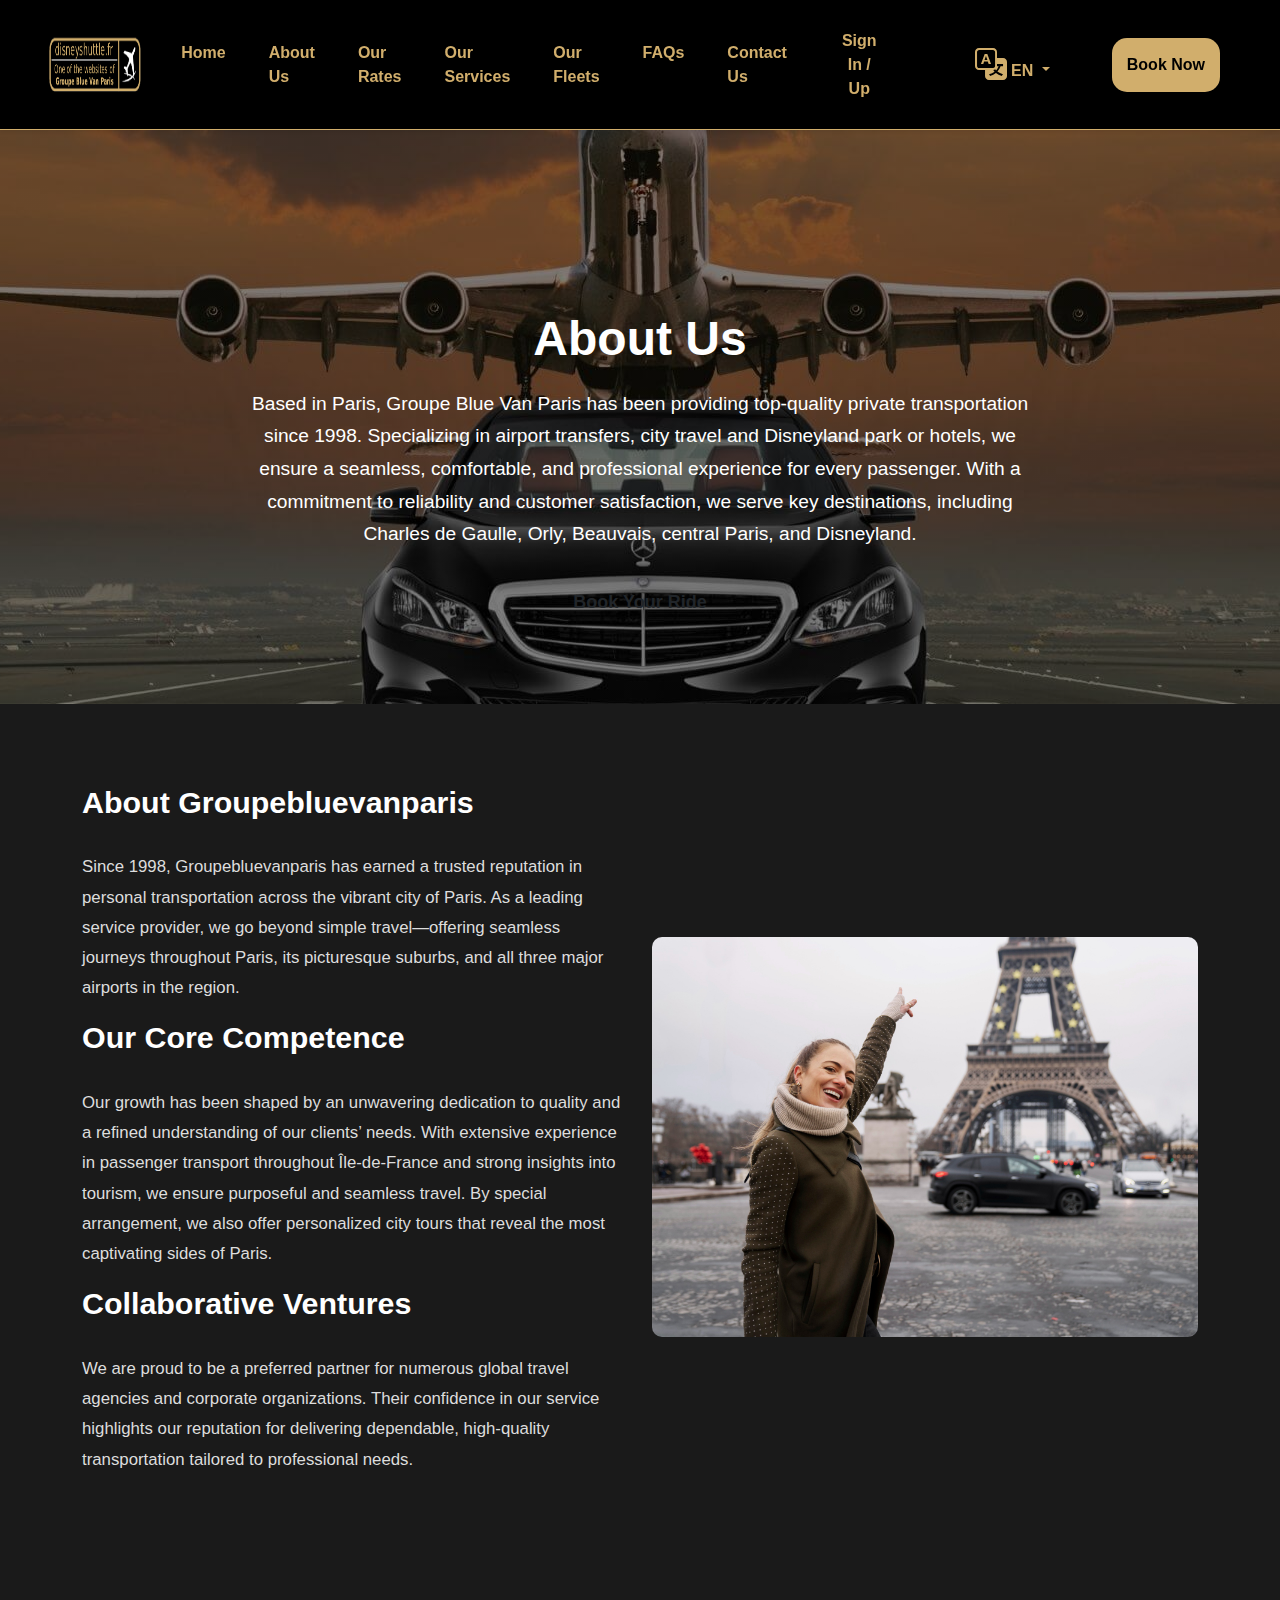
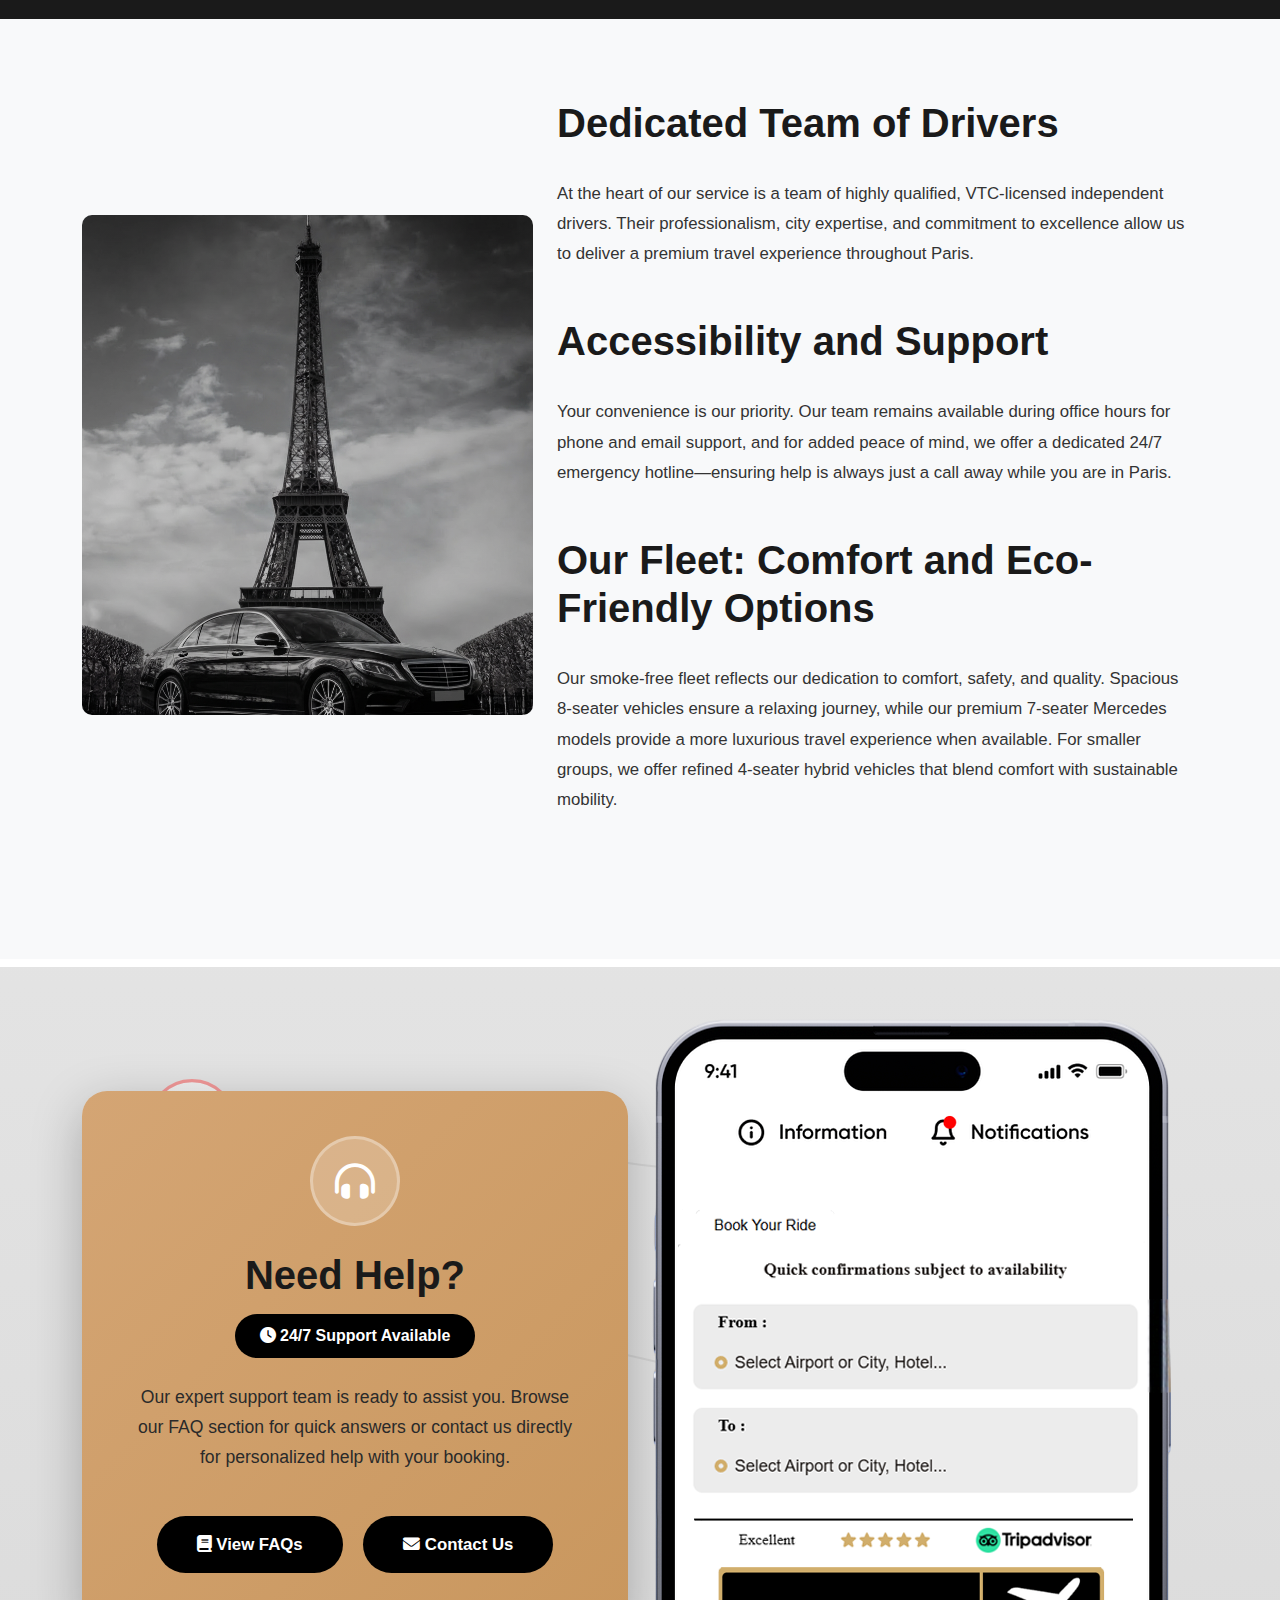
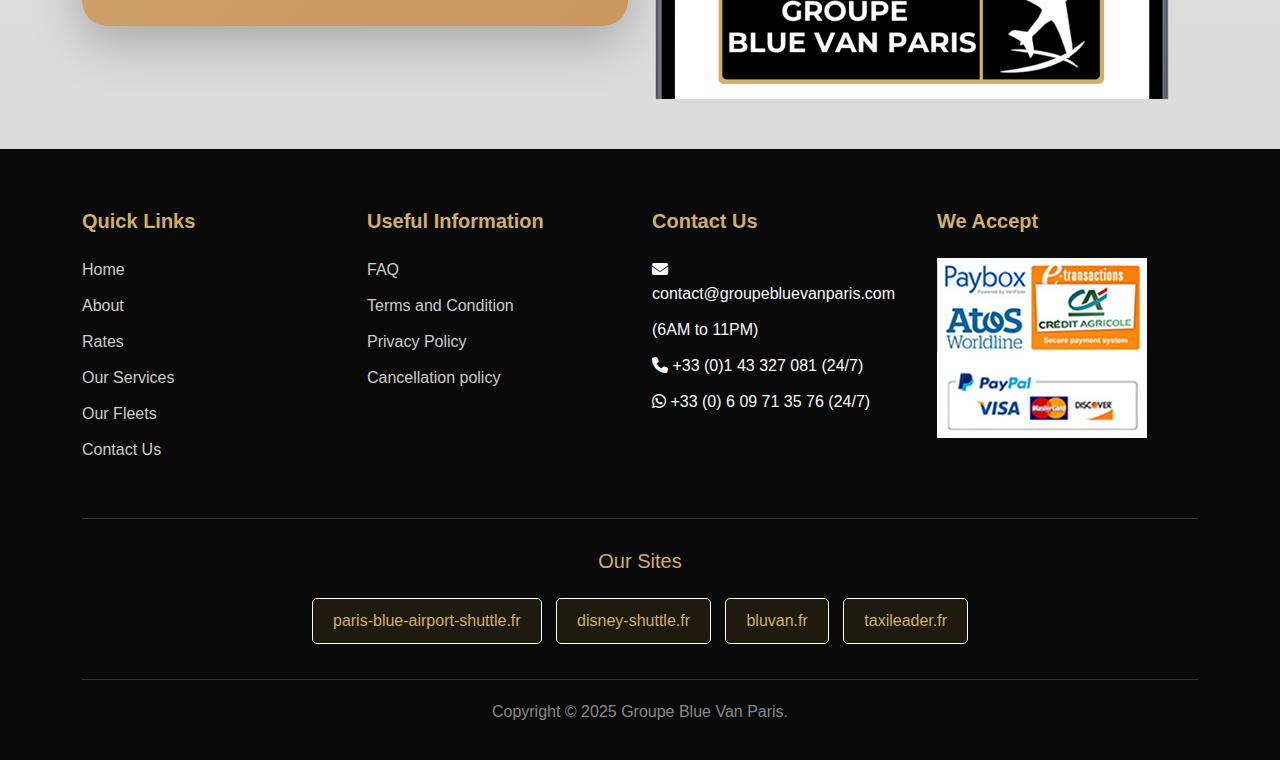
<file: about.html>
<!DOCTYPE html>
<html lang="en">
<head>
    <meta charset="UTF-8">
    <meta name="viewport" content="width=device-width, initial-scale=1.0">
    <title>Groupe Blue Van Paris - Premium Transportation Service</title>
    <link href="https://cdnjs.cloudflare.com/ajax/libs/bootstrap/5.3.0/css/bootstrap.min.css" rel="stylesheet">
    <link href="https://cdnjs.cloudflare.com/ajax/libs/font-awesome/6.4.0/css/all.min.css" rel="stylesheet">
    <link rel="stylesheet" href="style.css">
    <link rel="icon" type="image/png" href="img/logo.png">

    </head>
<body>
    <div id="navbar"></div>

    <!-- Hero Section -->
    <section class="hero-section" style="margin-top: 60px;">
        <div class="container">
            <h1>About Us</h1>
            <p>Based in Paris, Groupe Blue Van Paris has been providing top-quality private transportation since 1998. Specializing in airport transfers, city travel and Disneyland park or hotels, we ensure a seamless, comfortable, and professional experience for every passenger. With a commitment to reliability and customer satisfaction, 
                we serve key destinations, including Charles de Gaulle, Orly, Beauvais, central Paris, and Disneyland.</p>
            <button class="btn btn-outline-gold">Book Your Ride</button>
        </div>
    </section>

    <!-- About Section -->
    <section class="about-section" id="about">
        <div class="container">
            <div class="row align-items-center mb-5">
                <div class="col-lg-6 mb-4 mb-lg-0">
                    <h2>About Groupebluevanparis</h2>
                    <p>Since 1998, Groupebluevanparis has earned a trusted reputation in personal transportation across the vibrant city of Paris. As a leading service provider,
                         we go beyond simple travel—offering seamless journeys throughout Paris, its picturesque suburbs, and all three major airports in the region.</p>

                      <h2>Our Core Competence</h2>
                    <p>Our growth has been shaped by an unwavering dedication to quality and a refined understanding of our clients’ needs. With extensive experience in passenger transport throughout Île-de-France and strong insights into tourism, 
                        we ensure purposeful and seamless travel. By special arrangement, we also offer personalized city tours that reveal the most captivating sides of Paris.</p>   

                        <h2>Collaborative Ventures</h2>
                    <p>We are proud to be a preferred partner for numerous global travel agencies and corporate organizations. 
                        Their confidence in our service highlights our reputation for delivering dependable, high-quality transportation tailored to professional needs.</p>   
                </div>
                <div class="col-lg-6">
                    <div class="about-image"></div>
                </div>
            </div>

            <!-- Detailed About Section -->
           
        </div>
    </section>

    <!-- Additional Info Section -->
    <section style="background: var(--light-gray); padding: 80px 20px;">
        <div class="container">
            <div class="row align-items-center mb-5">
                <div class="col-lg-5 mb-4 mb-lg-0">
  <div class="driver-image" style="height:500px;"></div>
</div>

                <div class="col-lg-7">
                    <h2 style="font-size: 2.5rem; font-weight: 700; margin-bottom: 2rem; color: var(--dark-bg);">Dedicated Team of Drivers</h2>
                    <p style="font-size: 1.05rem; line-height: 1.8; color: #333; margin-bottom: 3rem;">At the heart of our service is a team of highly qualified, VTC-licensed independent drivers. Their professionalism, city expertise, and commitment to excellence allow us to deliver a premium travel experience throughout Paris.</p>
                    
                    <h2 style="font-size: 2.5rem; font-weight: 700; margin-bottom: 2rem; color: var(--dark-bg);">Accessibility and Support</h2>
                    <p style="font-size: 1.05rem; line-height: 1.8; color: #333; margin-bottom: 3rem;">Your convenience is our priority. Our team remains available during office hours for phone and email support, and for added peace of mind, we offer a dedicated 24/7 emergency hotline—ensuring help is always just a call away while you are in Paris.</p>
                    
                    <h2 style="font-size: 2.5rem; font-weight: 700; margin-bottom: 2rem; color: var(--dark-bg);">Our Fleet: Comfort and Eco-Friendly Options</h2>
                    <p style="font-size: 1.05rem; line-height: 1.8; color: #333;">Our smoke-free fleet reflects our dedication to comfort, safety, and quality. Spacious 8-seater vehicles ensure a relaxing journey, while our premium 7-seater Mercedes models provide a more luxurious travel experience when available. For smaller groups, we offer refined 4-seater hybrid vehicles that blend comfort with sustainable mobility.</p>
                </div>
            </div>
        </div>
    </section>

    <script src="https://cdnjs.cloudflare.com/ajax/libs/bootstrap/5.3.0/js/bootstrap.bundle.min.js"></script>
    <script>
        // Smooth scrolling
        document.querySelectorAll('a[href^="#"]').forEach(anchor => {
            anchor.addEventListener('click', function (e) {
                e.preventDefault();
                const target = document.querySelector(this.getAttribute('href'));
                if (target) {
                    target.scrollIntoView({ behavior: 'smooth', block: 'start' });
                }
            });
        });

        // Navbar background on scroll
        window.addEventListener('scroll', function() {
            const navbar = document.querySelector('.navbar');
            if (window.scrollY > 50) {
                navbar.style.background = 'rgba(0, 0, 0, 0.95)';
            } else {
                navbar.style.background = 'rgba(0, 0, 0, 0.9)';
            }
        });
    </script>
    <div id="map"></div>
    <div id="footer"></div>
    <script>
        // load navbar
        fetch("navbar.html")
            .then(res => res.text())
            .then(data => document.getElementById("navbar").innerHTML = data);

        // load footer
        fetch("footer.html")
            .then(res => res.text())
            .then(data => document.getElementById("footer").innerHTML = data);
    </script>
    <!--contact-->
        <div class="cont-icon">
                <div class="blue-van-contact-icons" id="btn-contact">
                    <a href="tel:+33123456789" class="blue-van-contact-icon">
                        <i class="fas fa-phone"></i>
                    </a>
                    <a href="https://wa.me/33123456789" target="_blank" class="blue-van-contact-icon">
                        <i class="fab fa-whatsapp"></i>
                    </a>
                    <a href="mailto:contact@bluevanparis.com" class="blue-van-contact-icon">
                        <i class="fas fa-envelope"></i>
                    </a>
            </div>
            <script>
                document.addEventListener('DOMContentLoaded', function () {
                    const contactIcons = document.getElementById('btn-contact');

                    if (contactIcons) {

                        // Show / hide based on scroll position
                        window.addEventListener('scroll', function () {
                            if (window.pageYOffset > 300) {
                                contactIcons.style.display = 'flex';
                            } else {
                                contactIcons.style.display = 'none';
                            }
                        });

                        // Hide initially if at top
                        if (window.pageYOffset <= 300) {
                            contactIcons.style.display = 'none';
                        }
                    }
                });
            </script>
        </div>
    <a href="#top" class="blue-van-plane-icon" id="backToTop">
        <i class="fa-solid fa-plane-up"></i>
    </a>
        <script>
            // Back to top functionality
            document.addEventListener('DOMContentLoaded', function() {
                const backToTop = document.getElementById('backToTop');
                
                if (backToTop) {
                    // Smooth scroll to top on click
                    backToTop.addEventListener('click', function(e) {
                        e.preventDefault();
                        window.scrollTo({
                            top: 0,
                            behavior: 'smooth'
                        });
                    });
                    
                    // Show/hide button based on scroll position
                    window.addEventListener('scroll', function() {
                        if (window.pageYOffset > 300) {
                            backToTop.style.display = 'flex';
                        } else {
                            backToTop.style.display = 'none';
                        }
                    });
                    
                    // Hide initially if at top
                    if (window.pageYOffset <= 300) {
                        backToTop.style.display = 'none';
                    }
                }
            });
        </script>
</body>
</html>
</file>
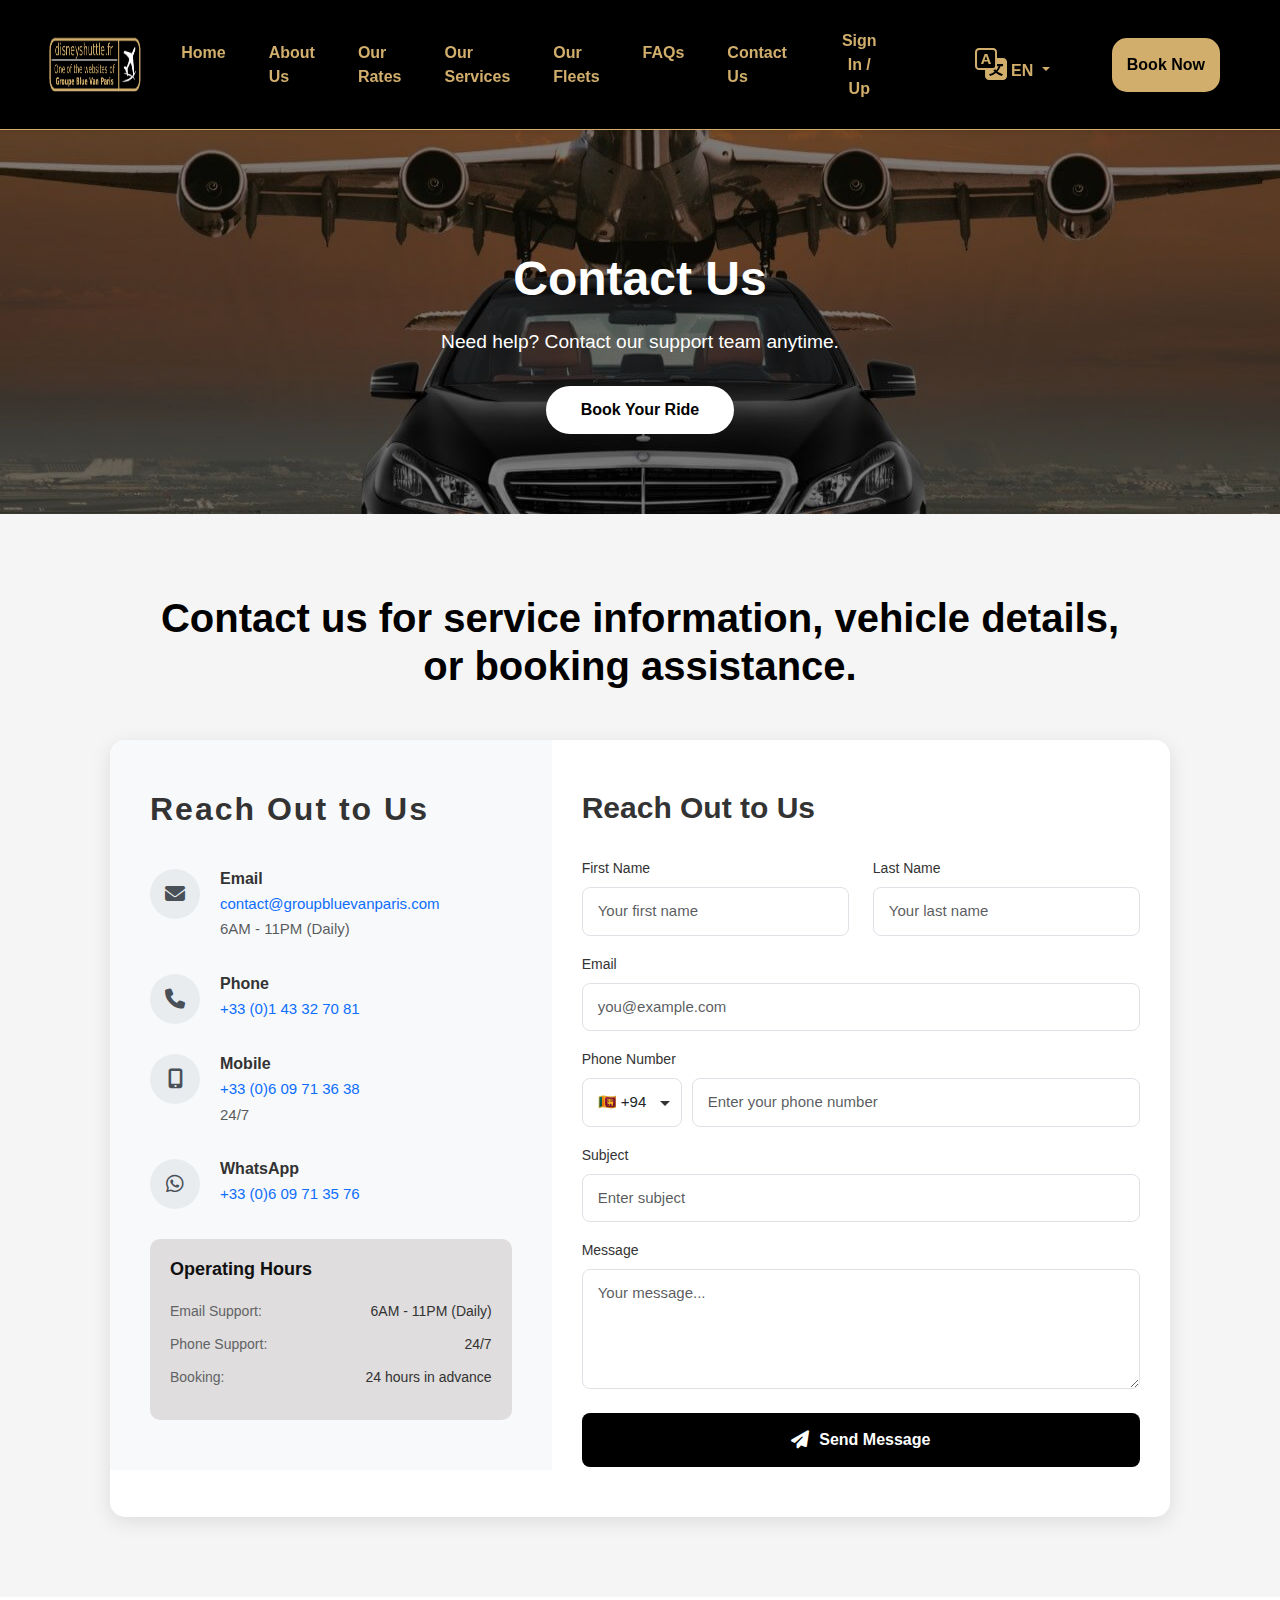
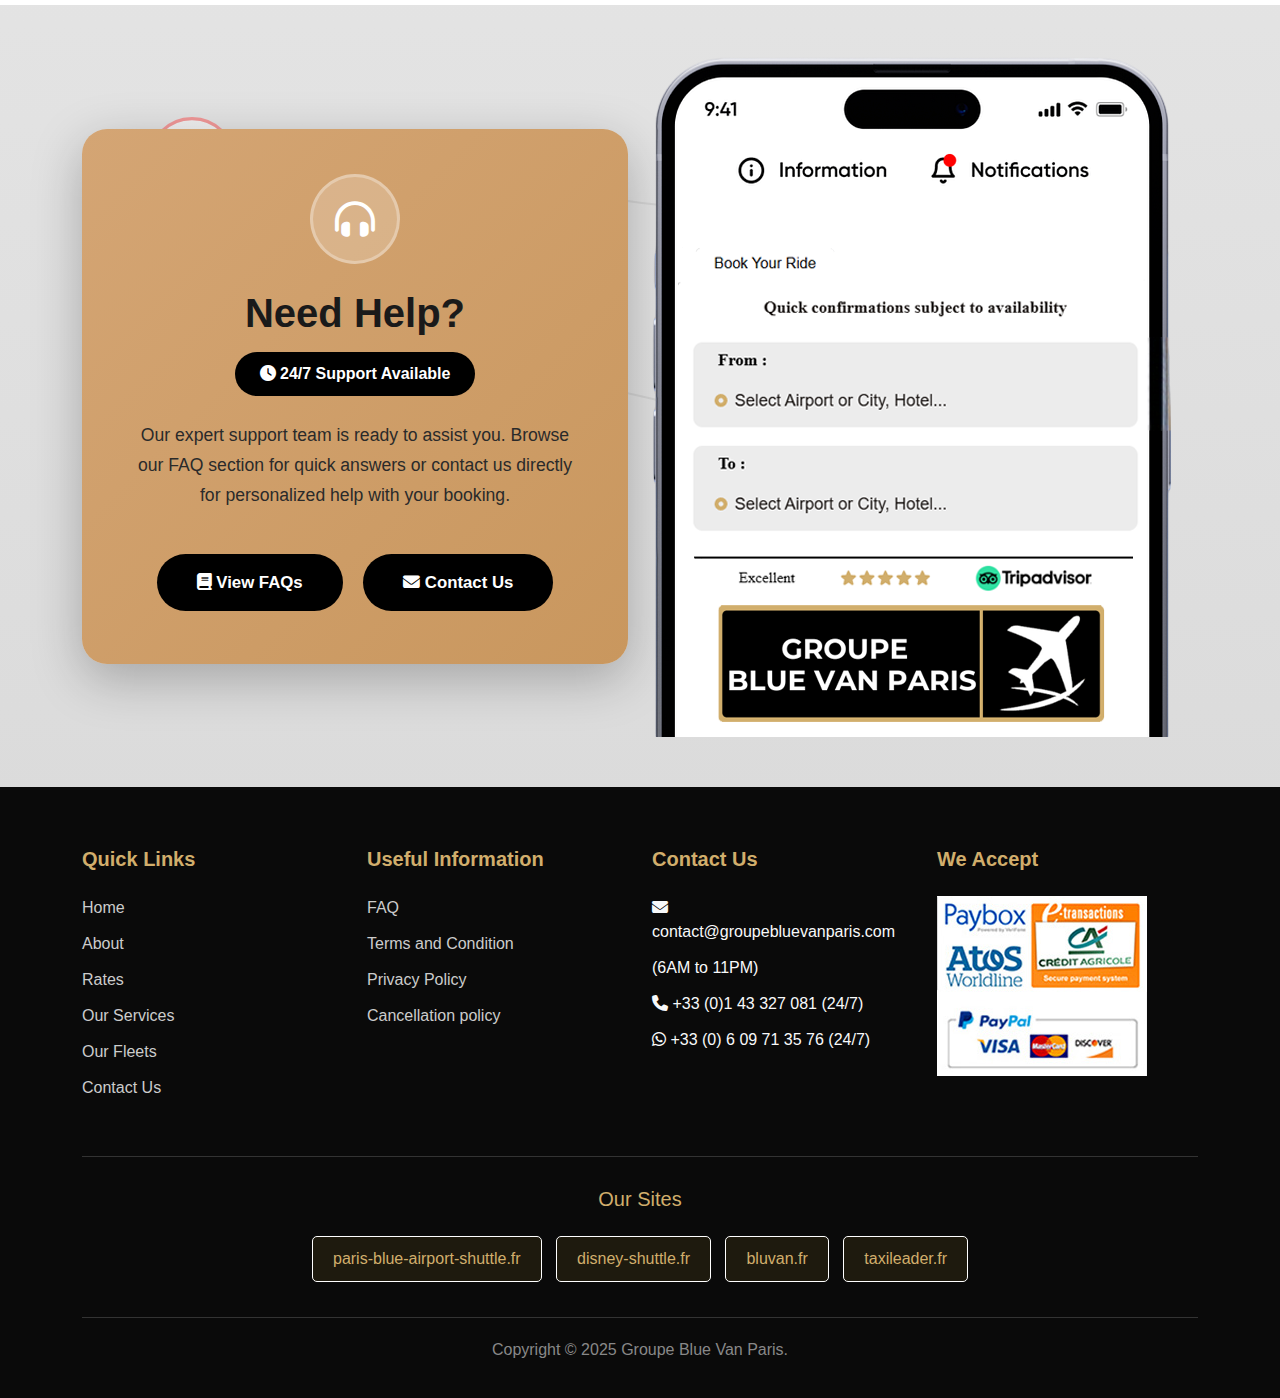
<file: contect.html>
<!DOCTYPE html>
<html lang="en">
<head>
    <meta charset="UTF-8">
    <meta name="viewport" content="width=device-width, initial-scale=1.0">
    <title>Contact us - Groupe Blue Van Paris</title>
    <link href="https://cdn.jsdelivr.net/npm/bootstrap@5.3.0/dist/css/bootstrap.min.css" rel="stylesheet">
    <link rel="stylesheet" href="https://cdnjs.cloudflare.com/ajax/libs/font-awesome/6.4.0/css/all.min.css">
    <link rel="stylesheet" href="Taxi Projects/styles.css">
    <link rel="stylesheet" href="styles.css">
    <link rel="icon" type="image/png" href="img/logo.png">


    </head>
<body>
   <div id="navbar"></div>

    <!-- Hero Section -->
    <section class="hero-section">
        <div class="container">
            <h1>Contact Us</h1>
<p class="subtitle">Need help? Contact our support team anytime.</p>

            <button class="btn-hero">Book Your Ride</button>
        </div>
    </section>

    <!-- contact Section -->
     <section class="faq-section">
<div class="container">
            <h2 class="faq-title">Contact us for service information, vehicle details, <br>or booking assistance.</h2>
            </div>

            <div class="contact-container">
        <div class="contact-card">
            <div class="row g-0">
                <!-- Contact Information -->
                <div class="col-lg-5">
                    <div class="contact-info">
                        <h2>Reach Out to Us</h2>

                        <div class="info-item">
                            <div class="info-icon">
                                <i class="fas fa-envelope"></i>
                            </div>
                            <div class="info-content">
                                <h5>Email</h5>
                                <p><a href="mailto:contact@groupbluevanparis.com">contact@groupbluevanparis.com</a></p>
                                <p class="text-muted small">6AM - 11PM (Daily)</p>
                            </div>
                        </div>

                        <div class="info-item">
                            <div class="info-icon">
                                <i class="fas fa-phone"></i>
                            </div>
                            <div class="info-content">
                                <h5>Phone</h5>
                                <p><a href="tel:+33014332708">+33 (0)1 43 32 70 81</a></p>
                            </div>
                        </div>

                        <div class="info-item">
                            <div class="info-icon">
                                <i class="fas fa-mobile-alt"></i>
                            </div>
                            <div class="info-content">
                                <h5>Mobile</h5>
                                <p><a href="tel:+33060971363">+33 (0)6 09 71 36 38</a></p>
                                <p class="text-muted small">24/7</p>
                            </div>
                        </div>

                        <div class="info-item">
                            <div class="info-icon">
                                <i class="fab fa-whatsapp"></i>
                            </div>
                            <div class="info-content">
                                <h5>WhatsApp</h5>
                                <p><a href="https://wa.me/33060971357" target="_blank">+33 (0)6 09 71 35 76</a></p>
                            </div>
                        </div>

                        <div class="operating-hours">
                            <h5>Operating Hours</h5>
                            <div class="hours-item">
                                <span class="hours-label">Email Support:</span>
                                <span class="hours-value">6AM - 11PM (Daily)</span>
                            </div>
                            <div class="hours-item">
                                <span class="hours-label">Phone Support:</span>
                                <span class="hours-value">24/7</span>
                            </div>
                            <div class="hours-item">
                                <span class="hours-label">Booking:</span>
                                <span class="hours-value">24 hours in advance</span>
                            </div>
                        </div>
                    </div>
                </div>

                <!-- Contact Form -->
                <div class="col-lg-7">
                    <div class="contact-form">
                        <h2>Reach Out to Us</h2>
                        <form id="contactForm">
                            <div class="row">
                                <div class="col-md-6 mb-3">
                                    <label for="firstName" class="form-label">First Name</label>
                                    <input type="text" class="form-control" id="firstName" placeholder="Your first name" required>
                                </div>
                                <div class="col-md-6 mb-3">
                                    <label for="lastName" class="form-label">Last Name</label>
                                    <input type="text" class="form-control" id="lastName" placeholder="Your last name" required>
                                </div>
                            </div>

                            <div class="mb-3">
                                <label for="email" class="form-label">Email</label>
                                <input type="email" class="form-control" id="email" placeholder="you@example.com" required>
                            </div>

                            <div class="mb-3">
                                <label for="phone" class="form-label" >Phone Number</label>
                                <div class="phone-input-group">
                                    <select class="form-control country-select" id="countryCode">
                                        <option value="+93">🇦🇫 +93</option>
                                        <option value="+355">🇦🇱 +355</option>
                                        <option value="+213">🇩🇿 +213</option>
                                        <option value="+376">🇦🇩 +376</option>
                                        <option value="+244">🇦🇴 +244</option>
                                        <option value="+54">🇦🇷 +54</option>
                                        <option value="+374">🇦🇲 +374</option>
                                        <option value="+61">🇦🇺 +61</option>
                                        <option value="+43">🇦🇹 +43</option>
                                        <option value="+994">🇦🇿 +994</option>
                                        <option value="+973">🇧🇭 +973</option>
                                        <option value="+880">🇧🇩 +880</option>
                                        <option value="+375">🇧🇾 +375</option>
                                        <option value="+32">🇧🇪 +32</option>
                                        <option value="+501">🇧🇿 +501</option>
                                        <option value="+229">🇧🇯 +229</option>
                                        <option value="+975">🇧🇹 +975</option>
                                        <option value="+591">🇧🇴 +591</option>
                                        <option value="+387">🇧🇦 +387</option>
                                        <option value="+267">🇧🇼 +267</option>
                                        <option value="+55">🇧🇷 +55</option>
                                        <option value="+673">🇧🇳 +673</option>
                                        <option value="+359">🇧🇬 +359</option>
                                        <option value="+226">🇧🇫 +226</option>
                                        <option value="+257">🇧🇮 +257</option>
                                        <option value="+855">🇰🇭 +855</option>
                                        <option value="+237">🇨🇲 +237</option>
                                        <option value="+1">🇨🇦 +1</option>
                                        <option value="+238">🇨🇻 +238</option>
                                        <option value="+236">🇨🇫 +236</option>
                                        <option value="+235">🇹🇩 +235</option>
                                        <option value="+56">🇨🇱 +56</option>
                                        <option value="+86">🇨🇳 +86</option>
                                        <option value="+57">🇨🇴 +57</option>
                                        <option value="+269">🇰🇲 +269</option>
                                        <option value="+506">🇨🇷 +506</option>
                                        <option value="+385">🇭🇷 +385</option>
                                        <option value="+53">🇨🇺 +53</option>
                                        <option value="+357">🇨🇾 +357</option>
                                        <option value="+420">🇨🇿 +420</option>
                                        <option value="+243">🇨🇩 +243</option>
                                        <option value="+45">🇩🇰 +45</option>
                                        <option value="+253">🇩🇯 +253</option>
                                        <option value="+593">🇪🇨 +593</option>
                                        <option value="+20">🇪🇬 +20</option>
                                        <option value="+503">🇸🇻 +503</option>
                                        <option value="+240">🇬🇶 +240</option>
                                        <option value="+291">🇪🇷 +291</option>
                                        <option value="+372">🇪🇪 +372</option>
                                        <option value="+251">🇪🇹 +251</option>
                                        <option value="+679">🇫🇯 +679</option>
                                        <option value="+358">🇫🇮 +358</option>
                                        <option value="+33">🇫🇷 +33</option>
                                        <option value="+241">🇬🇦 +241</option>
                                        <option value="+220">🇬🇲 +220</option>
                                        <option value="+995">🇬🇪 +995</option>
                                        <option value="+49">🇩🇪 +49</option>
                                        <option value="+233">🇬🇭 +233</option>
                                        <option value="+30">🇬🇷 +30</option>
                                        <option value="+502">🇬🇹 +502</option>
                                        <option value="+224">🇬🇳 +224</option>
                                        <option value="+245">🇬🇼 +245</option>
                                        <option value="+592">🇬🇾 +592</option>
                                        <option value="+509">🇭🇹 +509</option>
                                        <option value="+504">🇭🇳 +504</option>
                                        <option value="+852">🇭🇰 +852</option>
                                        <option value="+36">🇭🇺 +36</option>
                                        <option value="+354">🇮🇸 +354</option>
                                        <option value="+91">🇮🇳 +91</option>
                                        <option value="+62">🇮🇩 +62</option>
                                        <option value="+98">🇮🇷 +98</option>
                                        <option value="+964">🇮🇶 +964</option>
                                        <option value="+353">🇮🇪 +353</option>
                                        <option value="+972">🇮🇱 +972</option>
                                        <option value="+39">🇮🇹 +39</option>
                                        <option value="+225">🇨🇮 +225</option>
                                        <option value="+81">🇯🇵 +81</option>
                                        <option value="+962">🇯🇴 +962</option>
                                        <option value="+7">🇰🇿 +7</option>
                                        <option value="+254">🇰🇪 +254</option>
                                        <option value="+965">🇰🇼 +965</option>
                                        <option value="+996">🇰🇬 +996</option>
                                        <option value="+856">🇱🇦 +856</option>
                                        <option value="+371">🇱🇻 +371</option>
                                        <option value="+961">🇱🇧 +961</option>
                                        <option value="+266">🇱🇸 +266</option>
                                        <option value="+231">🇱🇷 +231</option>
                                        <option value="+218">🇱🇾 +218</option>
                                        <option value="+423">🇱🇮 +423</option>
                                        <option value="+370">🇱🇹 +370</option>
                                        <option value="+352">🇱🇺 +352</option>
                                        <option value="+853">🇲🇴 +853</option>
                                        <option value="+389">🇲🇰 +389</option>
                                        <option value="+261">🇲🇬 +261</option>
                                        <option value="+265">🇲🇼 +265</option>
                                        <option value="+60">🇲🇾 +60</option>
                                        <option value="+960">🇲🇻 +960</option>
                                        <option value="+223">🇲🇱 +223</option>
                                        <option value="+356">🇲🇹 +356</option>
                                        <option value="+222">🇲🇷 +222</option>
                                        <option value="+230">🇲🇺 +230</option>
                                        <option value="+52">🇲🇽 +52</option>
                                        <option value="+373">🇲🇩 +373</option>
                                        <option value="+377">🇲🇨 +377</option>
                                        <option value="+976">🇲🇳 +976</option>
                                        <option value="+382">🇲🇪 +382</option>
                                        <option value="+212">🇲🇦 +212</option>
                                        <option value="+258">🇲🇿 +258</option>
                                        <option value="+95">🇲🇲 +95</option>
                                        <option value="+264">🇳🇦 +264</option>
                                        <option value="+977">🇳🇵 +977</option>
                                        <option value="+31">🇳🇱 +31</option>
                                        <option value="+64">🇳🇿 +64</option>
                                        <option value="+505">🇳🇮 +505</option>
                                        <option value="+227">🇳🇪 +227</option>
                                        <option value="+234">🇳🇬 +234</option>
                                        <option value="+850">🇰🇵 +850</option>
                                        <option value="+47">🇳🇴 +47</option>
                                        <option value="+968">🇴🇲 +968</option>
                                        <option value="+92">🇵🇰 +92</option>
                                        <option value="+970">🇵🇸 +970</option>
                                        <option value="+507">🇵🇦 +507</option>
                                        <option value="+675">🇵🇬 +675</option>
                                        <option value="+595">🇵🇾 +595</option>
                                        <option value="+51">🇵🇪 +51</option>
                                        <option value="+63">🇵🇭 +63</option>
                                        <option value="+48">🇵🇱 +48</option>
                                        <option value="+351">🇵🇹 +351</option>
                                        <option value="+974">🇶🇦 +974</option>
                                        <option value="+242">🇨🇬 +242</option>
                                        <option value="+40">🇷🇴 +40</option>
                                        <option value="+7">🇷🇺 +7</option>
                                        <option value="+250">🇷🇼 +250</option>
                                        <option value="+966">🇸🇦 +966</option>
                                        <option value="+221">🇸🇳 +221</option>
                                        <option value="+381">🇷🇸 +381</option>
                                        <option value="+248">🇸🇨 +248</option>
                                        <option value="+232">🇸🇱 +232</option>
                                        <option value="+65">🇸🇬 +65</option>
                                        <option value="+421">🇸🇰 +421</option>
                                        <option value="+386">🇸🇮 +386</option>
                                        <option value="+677">🇸🇧 +677</option>
                                        <option value="+252">🇸🇴 +252</option>
                                        <option value="+27">🇿🇦 +27</option>
                                        <option value="+82">🇰🇷 +82</option>
                                        <option value="+211">🇸🇸 +211</option>
                                        <option value="+34">🇪🇸 +34</option>
                                        <option value="+94" selected>🇱🇰 +94</option>
                                        <option value="+249">🇸🇩 +249</option>
                                        <option value="+597">🇸🇷 +597</option>
                                        <option value="+268">🇸🇿 +268</option>
                                        <option value="+46">🇸🇪 +46</option>
                                        <option value="+41">🇨🇭 +41</option>
                                        <option value="+963">🇸🇾 +963</option>
                                        <option value="+886">🇹🇼 +886</option>
                                        <option value="+992">🇹🇯 +992</option>
                                        <option value="+255">🇹🇿 +255</option>
                                        <option value="+66">🇹🇭 +66</option>
                                        <option value="+670">🇹🇱 +670</option>
                                        <option value="+228">🇹🇬 +228</option>
                                        <option value="+676">🇹🇴 +676</option>
                                        <option value="+216">🇹🇳 +216</option>
                                        <option value="+90">🇹🇷 +90</option>
                                        <option value="+993">🇹🇲 +993</option>
                                        <option value="+256">🇺🇬 +256</option>
                                        <option value="+380">🇺🇦 +380</option>
                                        <option value="+971">🇦🇪 +971</option>
                                        <option value="+44">🇬🇧 +44</option>
                                        <option value="+1">🇺🇸 +1</option>
                                        <option value="+598">🇺🇾 +598</option>
                                        <option value="+998">🇺🇿 +998</option>
                                        <option value="+678">🇻🇺 +678</option>
                                        <option value="+58">🇻🇪 +58</option>
                                        <option value="+84">🇻🇳 +84</option>
                                        <option value="+967">🇾🇪 +967</option>
                                        <option value="+260">🇿🇲 +260</option>
                                        <option value="+263">🇿🇼 +263</option>
                                    </select>
                                    <input type="tel" class="form-control" id="phone" placeholder="Enter your phone number" maxlength="12" required>
                                </div>
                            </div>

                            <div class="mb-3">
                                <label for="subject" class="form-label">Subject</label>
                                <input type="text" class="form-control" id="subject" placeholder="Enter subject" required>
                            </div>

                            <div class="mb-4">
                                <label for="message" class="form-label">Message</label>
                                <textarea class="form-control" id="message" placeholder="Your message..." required></textarea>
                            </div>

                            <button type="submit" class="btn-send">
                                <i class="fas fa-paper-plane"></i>
                                Send Message
                            </button>
                        </form>
                    </div>
                </div>
            </div>
        </div>
    </div>
</section>



    <script src="https://cdn.jsdelivr.net/npm/bootstrap@5.3.0/dist/js/bootstrap.bundle.min.js"></script>
<script src="script.js"></script>
    <div id="map"></div>
    <div id="footer"></div>
    <script>
        // load navbar
        fetch("navbar.html")
            .then(res => res.text())
            .then(data => document.getElementById("navbar").innerHTML = data);

        // load footer
        fetch("footer.html")
            .then(res => res.text())
            .then(data => document.getElementById("footer").innerHTML = data);
    </script>
    <!--contact-->
        <div class="cont-icon">
                <div class="blue-van-contact-icons" id="btn-contact">
                    <a href="tel:+33123456789" class="blue-van-contact-icon">
                        <i class="fas fa-phone"></i>
                    </a>
                    <a href="https://wa.me/33123456789" target="_blank" class="blue-van-contact-icon">
                        <i class="fab fa-whatsapp"></i>
                    </a>
                    <a href="mailto:contact@bluevanparis.com" class="blue-van-contact-icon">
                        <i class="fas fa-envelope"></i>
                    </a>
            </div>
            <script>
                document.addEventListener('DOMContentLoaded', function () {
                    const contactIcons = document.getElementById('btn-contact');

                    if (contactIcons) {

                        // Show / hide based on scroll position
                        window.addEventListener('scroll', function () {
                            if (window.pageYOffset > 300) {
                                contactIcons.style.display = 'flex';
                            } else {
                                contactIcons.style.display = 'none';
                            }
                        });

                        // Hide initially if at top
                        if (window.pageYOffset <= 300) {
                            contactIcons.style.display = 'none';
                        }
                    }
                });
            </script>
        </div>
    <a href="#top" class="blue-van-plane-icon" id="backToTop">
            <i class="fa-solid fa-plane-up"></i>
    </a>
        <script>
            // Back to top functionality
            document.addEventListener('DOMContentLoaded', function() {
                const backToTop = document.getElementById('backToTop');
                
                if (backToTop) {
                    // Smooth scroll to top on click
                    backToTop.addEventListener('click', function(e) {
                        e.preventDefault();
                        window.scrollTo({
                            top: 0,
                            behavior: 'smooth'
                        });
                    });
                    
                    // Show/hide button based on scroll position
                    window.addEventListener('scroll', function() {
                        if (window.pageYOffset > 300) {
                            backToTop.style.display = 'flex';
                        } else {
                            backToTop.style.display = 'none';
                        }
                    });
                    
                    // Hide initially if at top
                    if (window.pageYOffset <= 300) {
                        backToTop.style.display = 'none';
                    }
                }
            });
        </script>
</body>
</html>
</file>
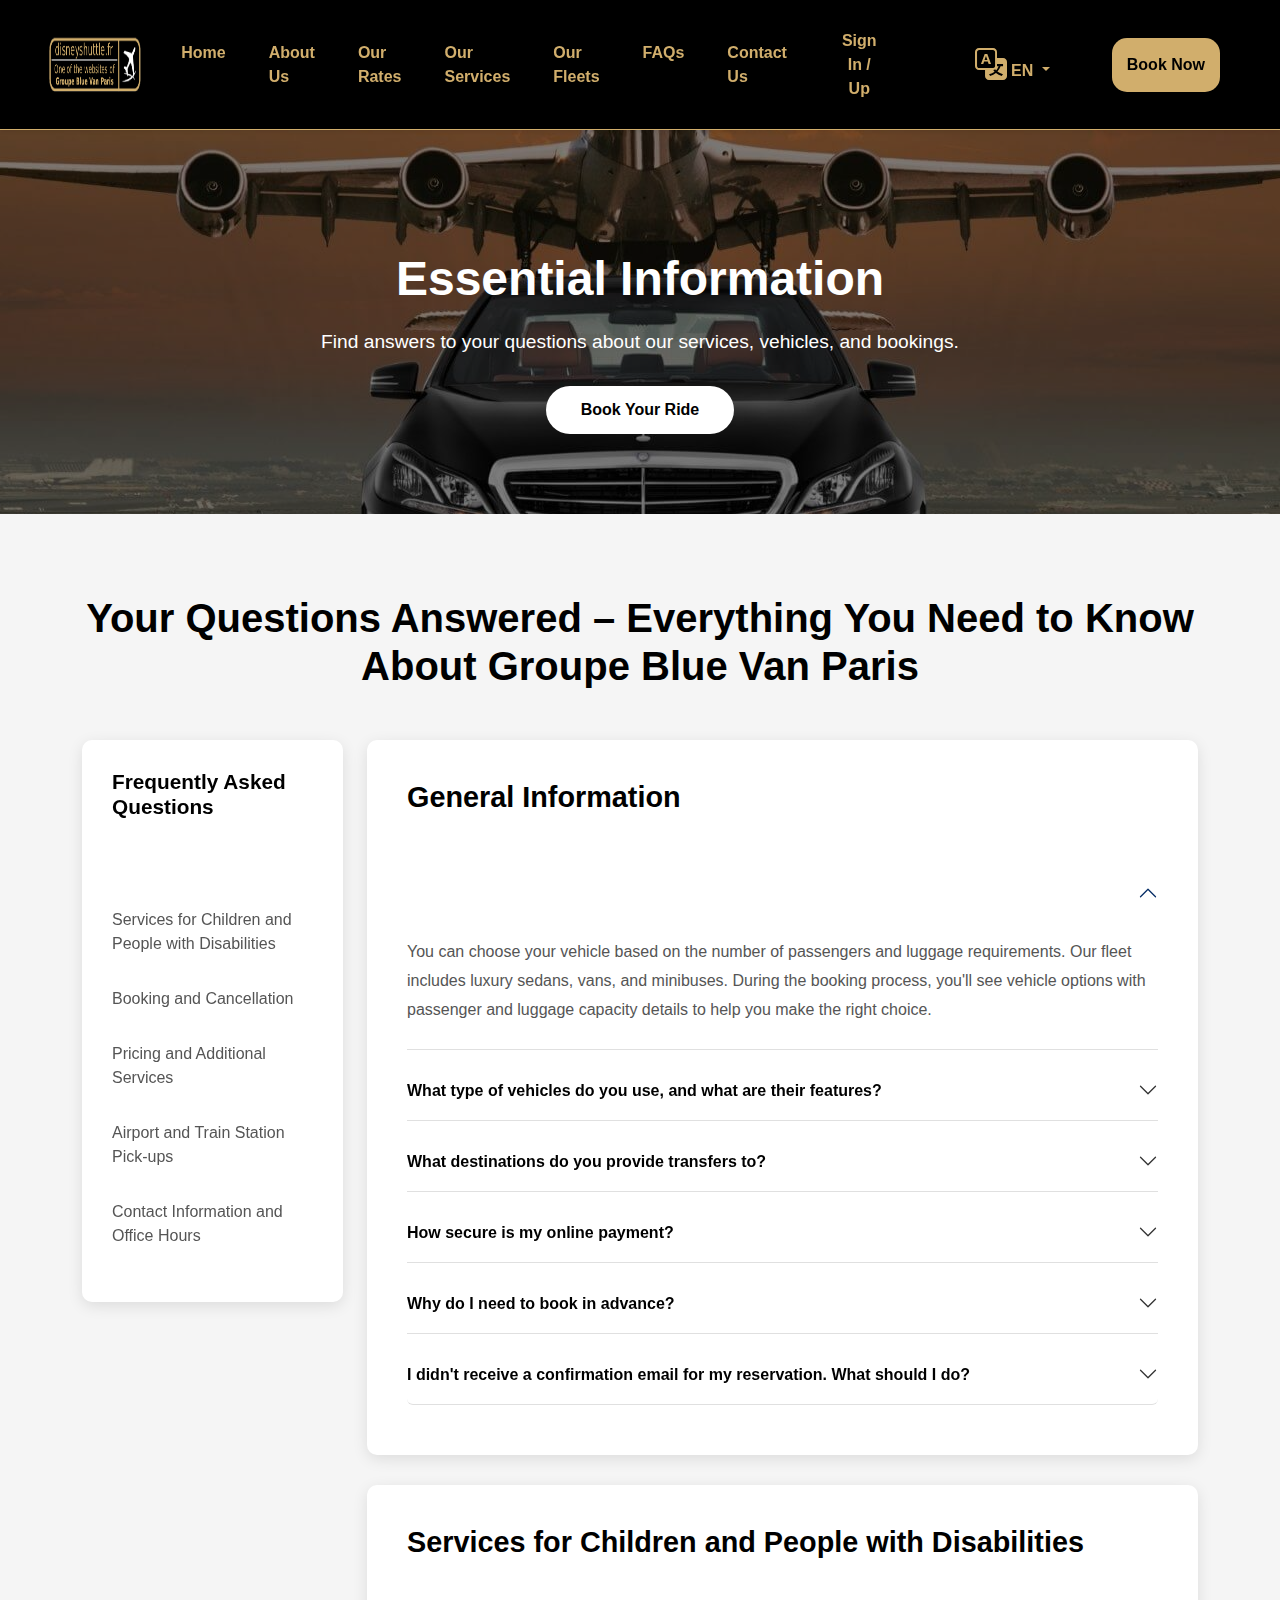
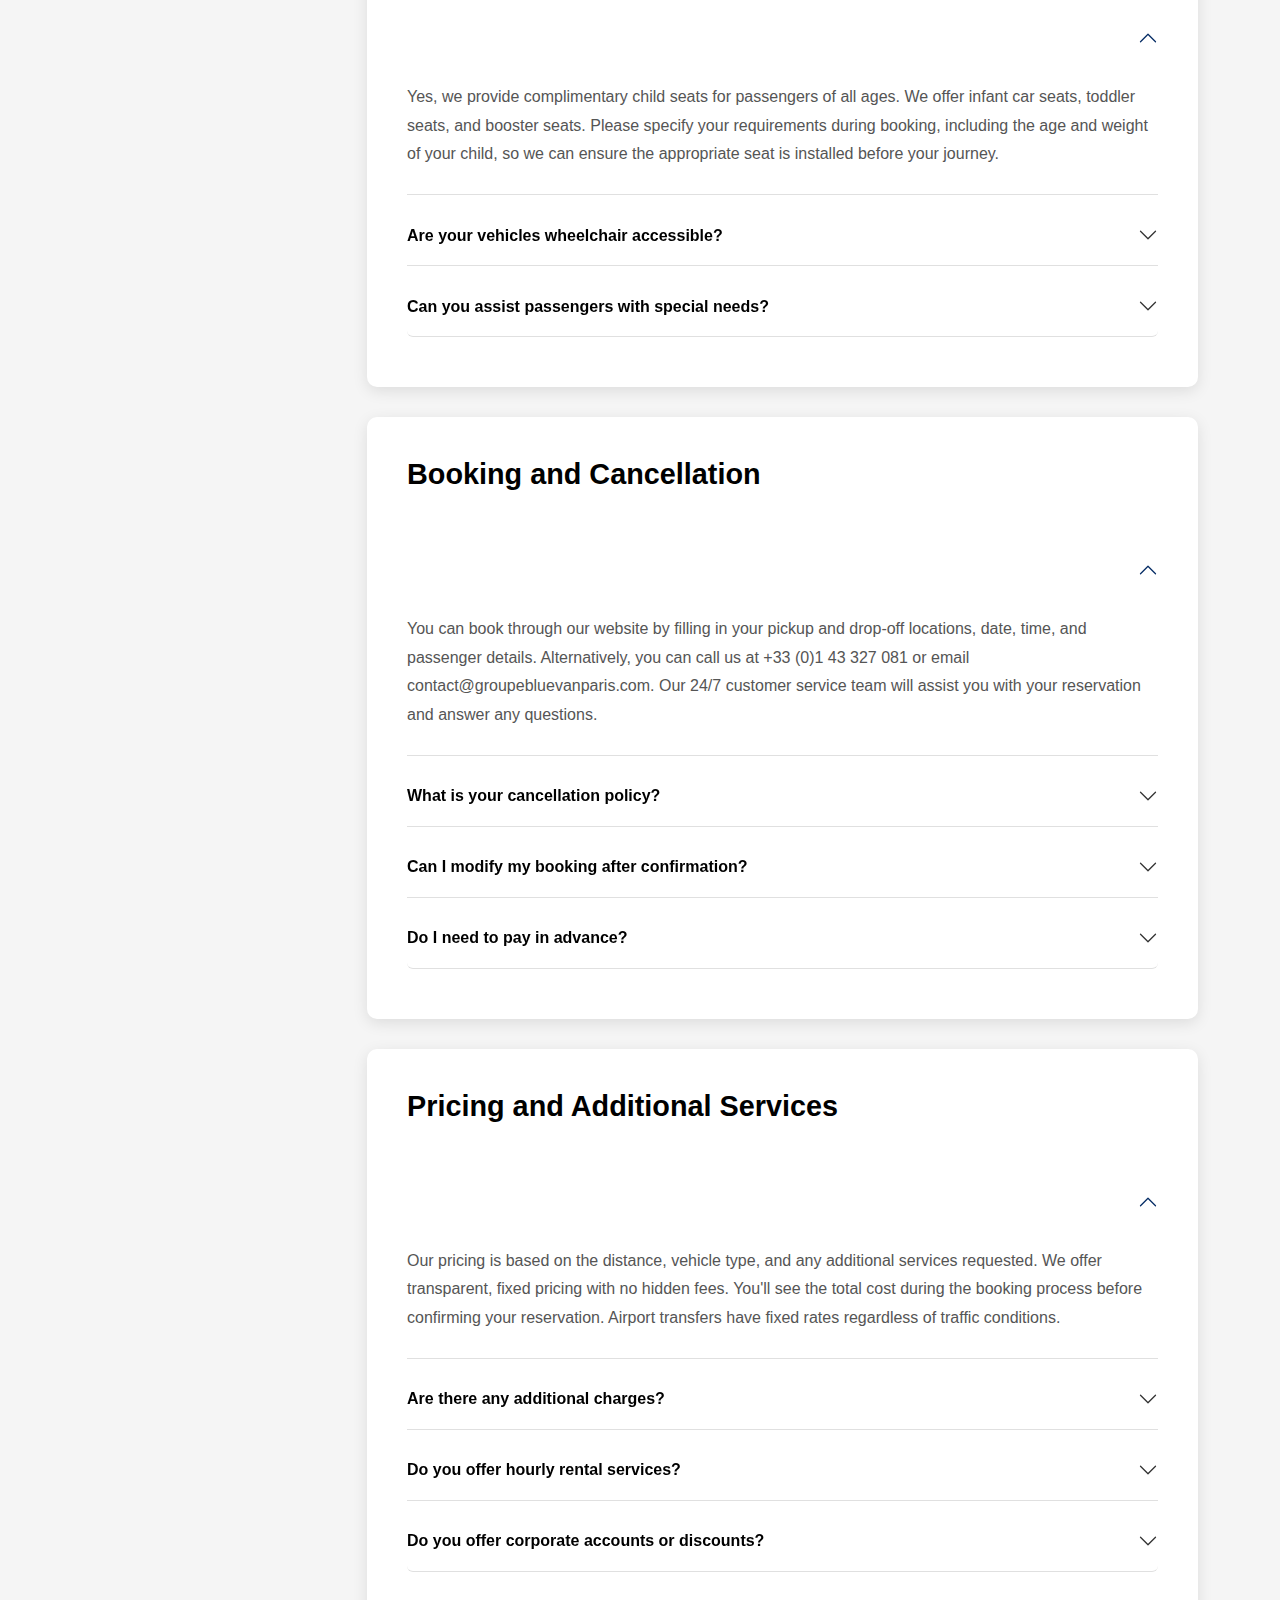
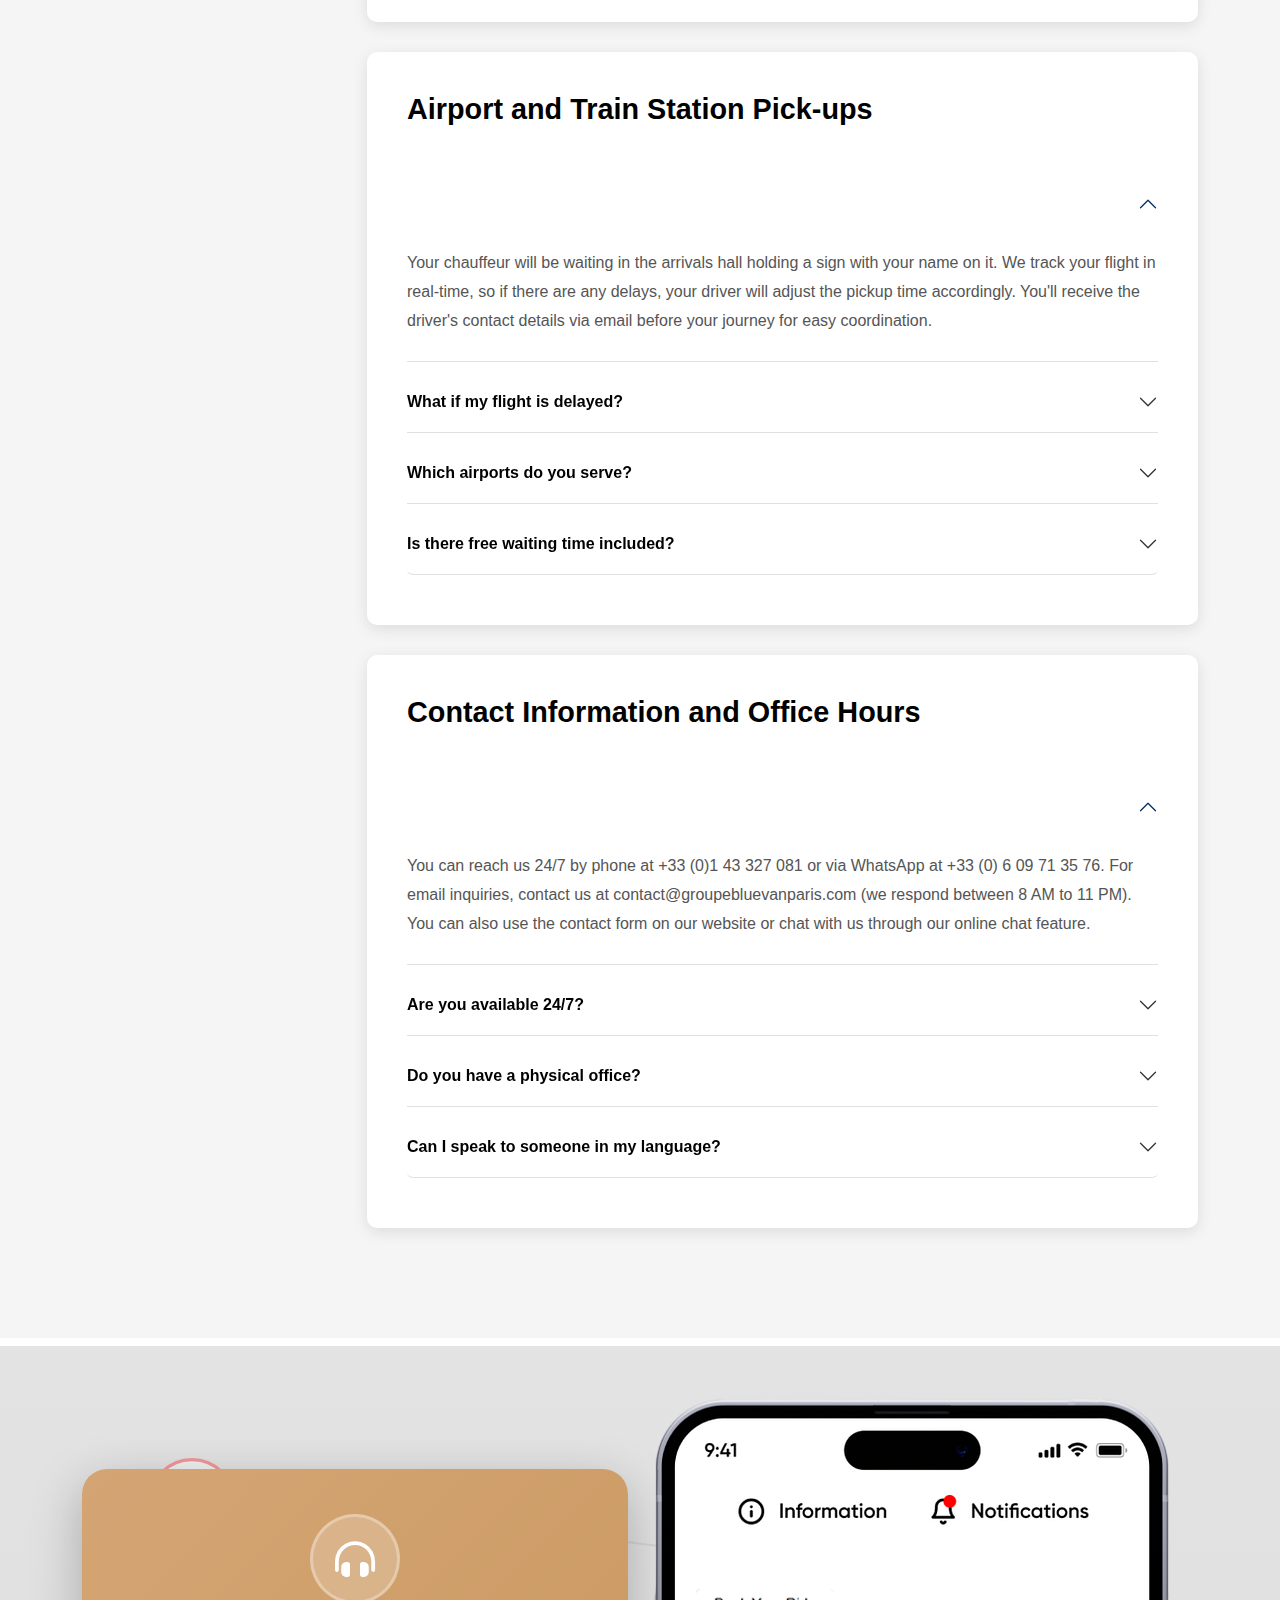
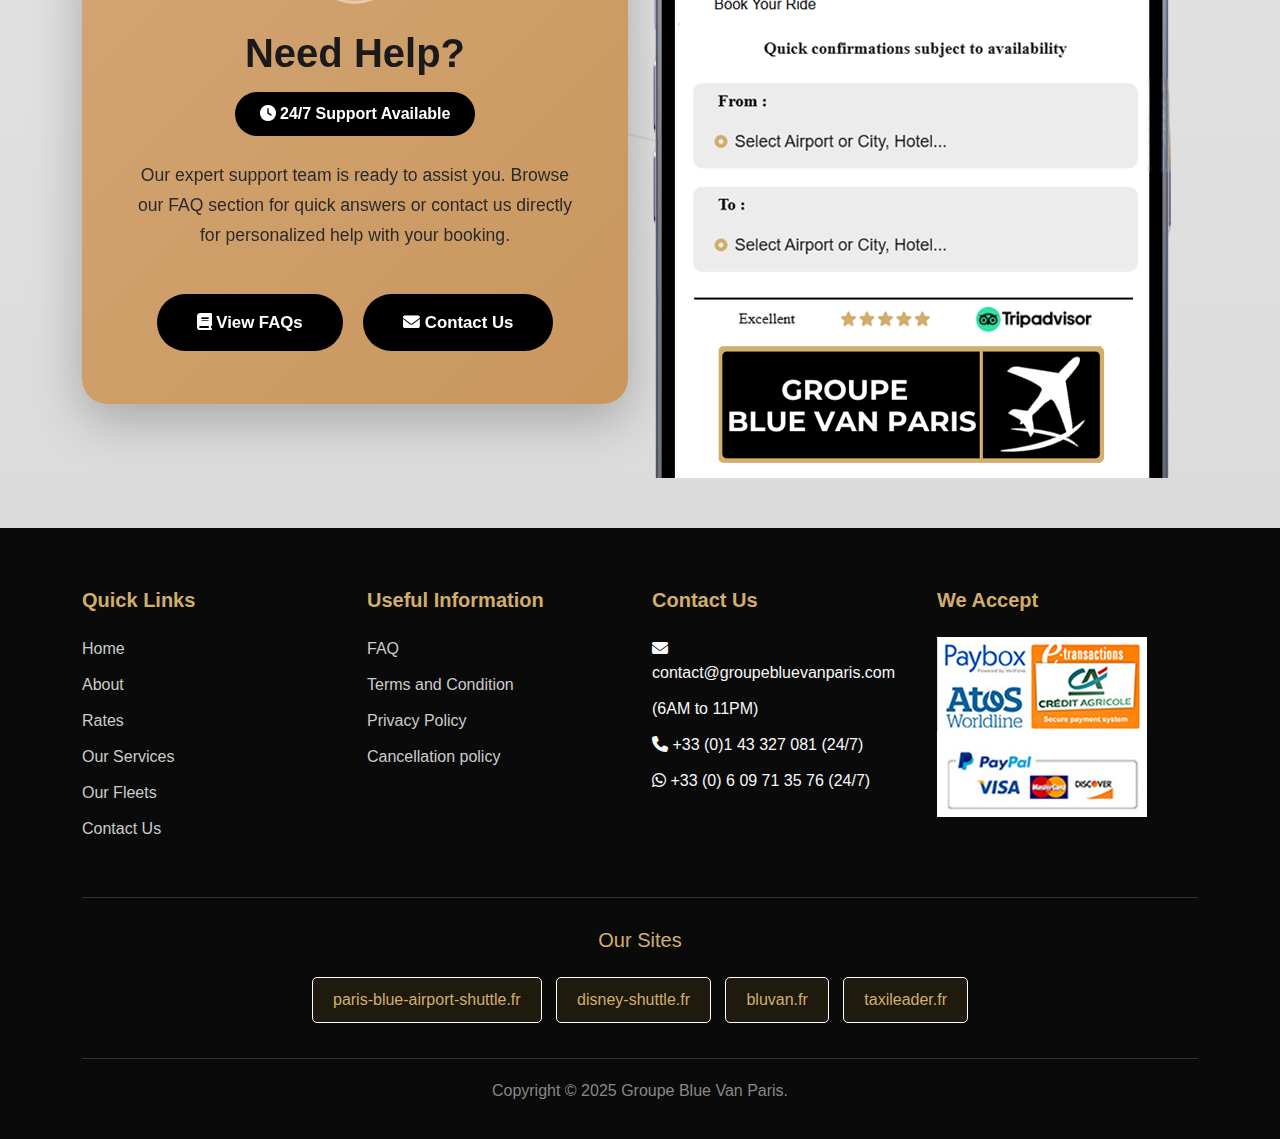
<file: FAQ.html>
<!DOCTYPE html>
<html lang="en">
<head>
    <meta charset="UTF-8">
    <meta name="viewport" content="width=device-width, initial-scale=1.0">
    <title>FAQ - Groupe Blue Van Paris</title>
    <link href="https://cdn.jsdelivr.net/npm/bootstrap@5.3.0/dist/css/bootstrap.min.css" rel="stylesheet">
    <link rel="stylesheet" href="https://cdnjs.cloudflare.com/ajax/libs/font-awesome/6.4.0/css/all.min.css">
    <link rel="stylesheet" href="Taxi Projects/styles.css">
    <link rel="stylesheet" href="styles.css">
    <link rel="icon" type="image/png" href="img/logo.png">

    </head>
<body>
    <!-- Navigation -->
    <div id="navbar"></div>
    <!-- Hero Section -->
    <section class="hero-section">
        <div class="container">
            <h1>Essential Information</h1>
            <p class="subtitle">Find answers to your questions about our services, vehicles, and bookings.</p>
            <button class="btn-hero">Book Your Ride</button>
        </div>
    </section>

    <!-- FAQ Section -->
    <section class="faq-section">
        <div class="container">
            <h2 class="faq-title">Your Questions Answered – Everything You Need to Know About Groupe Blue Van Paris</h2>
            <div class="row">
                <div class="col-lg-3 col-md-4">
                    <div class="faq-sidebar">
                        <h4>Frequently Asked Questions</h4>
                        <ul>
                            <li><a href="#general" class="faq-nav-link active">General Information</a></li>
                            <li><a href="#services" class="faq-nav-link">Services for Children and People with Disabilities</a></li>
                            <li><a href="#booking" class="faq-nav-link">Booking and Cancellation</a></li>
                            <li><a href="#pricing" class="faq-nav-link">Pricing and Additional Services</a></li>
                            <li><a href="#airport" class="faq-nav-link">Airport and Train Station Pick-ups</a></li>
                            <li><a href="#contact" class="faq-nav-link">Contact Information and Office Hours</a></li>
                        </ul>
                    </div>
                </div>
                <div class="col-lg-9 col-md-8">
                    <!-- General Information -->
                    <div class="faq-content" id="general">
                        <h3>General Information</h3>
                        <div class="accordion" id="generalAccordion">
                            <div class="accordion-item">
                                <h2 class="accordion-header">
                                    <button class="accordion-button" type="button" data-bs-toggle="collapse" data-bs-target="#general1">
                                        How do I choose the vehicle?
                                    </button>
                                </h2>
                                <div id="general1" class="accordion-collapse collapse show" data-bs-parent="#generalAccordion">
                                    <div class="accordion-body">
                                        You can choose your vehicle based on the number of passengers and luggage requirements. Our fleet includes luxury sedans, vans, and minibuses. During the booking process, you'll see vehicle options with passenger and luggage capacity details to help you make the right choice.
                                    </div>
                                </div>
                            </div>

                            <div class="accordion-item">
                                <h2 class="accordion-header">
                                    <button class="accordion-button collapsed" type="button" data-bs-toggle="collapse" data-bs-target="#general2">
                                        What type of vehicles do you use, and what are their features?
                                    </button>
                                </h2>
                                <div id="general2" class="accordion-collapse collapse" data-bs-parent="#generalAccordion">
                                    <div class="accordion-body">
                                        We maintain a fleet of premium vehicles including Mercedes-Benz S-Class, E-Class, V-Class, and Sprinter models. All vehicles feature air conditioning, leather seats, Wi-Fi, bottled water, and professional chauffeurs. Our vehicles are regularly maintained and thoroughly cleaned between each service.
                                    </div>
                                </div>
                            </div>

                            <div class="accordion-item">
                                <h2 class="accordion-header">
                                    <button class="accordion-button collapsed" type="button" data-bs-toggle="collapse" data-bs-target="#general3">
                                        What destinations do you provide transfers to?
                                    </button>
                                </h2>
                                <div id="general3" class="accordion-collapse collapse" data-bs-parent="#generalAccordion">
                                    <div class="accordion-body">
                                        We provide transfer services throughout Paris and the Île-de-France region, including all major airports (CDG, Orly, Beauvais), train stations, Disneyland Paris, Versailles, and other popular destinations. We also offer long-distance transfers to other cities in France and neighboring countries.
                                    </div>
                                </div>
                            </div>

                            <div class="accordion-item">
                                <h2 class="accordion-header">
                                    <button class="accordion-button collapsed" type="button" data-bs-toggle="collapse" data-bs-target="#general4">
                                        How secure is my online payment?
                                    </button>
                                </h2>
                                <div id="general4" class="accordion-collapse collapse" data-bs-parent="#generalAccordion">
                                    <div class="accordion-body">
                                        Your payment security is our priority. We use industry-standard SSL encryption and work with trusted payment processors including PayBox, Atos Worldline, PayPal, and major credit cards (Visa, Mastercard, CB). Your payment information is never stored on our servers and all transactions are fully secured.
                                    </div>
                                </div>
                            </div>

                            <div class="accordion-item">
                                <h2 class="accordion-header">
                                    <button class="accordion-button collapsed" type="button" data-bs-toggle="collapse" data-bs-target="#general5">
                                        Why do I need to book in advance?
                                    </button>
                                </h2>
                                <div id="general5" class="accordion-collapse collapse" data-bs-parent="#generalAccordion">
                                    <div class="accordion-body">
                                        Advance booking ensures vehicle availability and allows us to assign the best chauffeur for your journey. It also gives us time to prepare for any special requirements you might have. While we accept last-minute bookings when possible, advance reservations guarantee the service quality and punctuality we're known for.
                                    </div>
                                </div>
                            </div>

                            <div class="accordion-item">
                                <h2 class="accordion-header">
                                    <button class="accordion-button collapsed" type="button" data-bs-toggle="collapse" data-bs-target="#general6">
                                        I didn't receive a confirmation email for my reservation. What should I do?
                                    </button>
                                </h2>
                                <div id="general6" class="accordion-collapse collapse" data-bs-parent="#generalAccordion">
                                    <div class="accordion-body">
                                        First, please check your spam or junk folder. If you still can't find the confirmation, contact us immediately at +33 (0)1 43 327 081 or email contact@groupebluevanparis.com with your booking details. We're available 24/7 to assist you and can resend your confirmation right away.
                                    </div>
                                </div>
                            </div>
                        </div>
                    </div>

                    <!-- Services for Children and People with Disabilities -->
                    <div class="faq-content" id="services">
                        <h3>Services for Children and People with Disabilities</h3>
                        <div class="accordion" id="servicesAccordion">
                            <div class="accordion-item">
                                <h2 class="accordion-header">
                                    <button class="accordion-button" type="button" data-bs-toggle="collapse" data-bs-target="#services1">
                                        Do you provide child seats?
                                    </button>
                                </h2>
                                <div id="services1" class="accordion-collapse collapse show" data-bs-parent="#servicesAccordion">
                                    <div class="accordion-body">
                                        Yes, we provide complimentary child seats for passengers of all ages. We offer infant car seats, toddler seats, and booster seats. Please specify your requirements during booking, including the age and weight of your child, so we can ensure the appropriate seat is installed before your journey.
                                    </div>
                                </div>
                            </div>

                            <div class="accordion-item">
                                <h2 class="accordion-header">
                                    <button class="accordion-button collapsed" type="button" data-bs-toggle="collapse" data-bs-target="#services2">
                                        Are your vehicles wheelchair accessible?
                                    </button>
                                </h2>
                                <div id="services2" class="accordion-collapse collapse" data-bs-parent="#servicesAccordion">
                                    <div class="accordion-body">
                                        Yes, we have specially adapted vehicles in our fleet that are wheelchair accessible. These vehicles feature ramps or lifts and can accommodate wheelchairs of various sizes. Please inform us of your accessibility requirements when booking so we can arrange the appropriate vehicle and ensure a comfortable journey.
                                    </div>
                                </div>
                            </div>

                            <div class="accordion-item">
                                <h2 class="accordion-header">
                                    <button class="accordion-button collapsed" type="button" data-bs-toggle="collapse" data-bs-target="#services3">
                                        Can you assist passengers with special needs?
                                    </button>
                                </h2>
                                <div id="services3" class="accordion-collapse collapse" data-bs-parent="#servicesAccordion">
                                    <div class="accordion-body">
                                        Absolutely. Our professional chauffeurs are trained to assist passengers with special needs. We can help with boarding and alighting, luggage handling, and ensuring a comfortable journey. Please let us know your specific requirements in advance so we can provide the best possible service.
                                    </div>
                                </div>
                            </div>
                        </div>
                    </div>

                    <!-- Booking and Cancellation -->
                    <div class="faq-content" id="booking">
                        <h3>Booking and Cancellation</h3>
                        <div class="accordion" id="bookingAccordion">
                            <div class="accordion-item">
                                <h2 class="accordion-header">
                                    <button class="accordion-button" type="button" data-bs-toggle="collapse" data-bs-target="#booking1">
                                        How do I make a booking?
                                    </button>
                                </h2>
                                <div id="booking1" class="accordion-collapse collapse show" data-bs-parent="#bookingAccordion">
                                    <div class="accordion-body">
                                        You can book through our website by filling in your pickup and drop-off locations, date, time, and passenger details. Alternatively, you can call us at +33 (0)1 43 327 081 or email contact@groupebluevanparis.com. Our 24/7 customer service team will assist you with your reservation and answer any questions.
                                    </div>
                                </div>
                            </div>

                            <div class="accordion-item">
                                <h2 class="accordion-header">
                                    <button class="accordion-button collapsed" type="button" data-bs-toggle="collapse" data-bs-target="#booking2">
                                        What is your cancellation policy?
                                    </button>
                                </h2>
                                <div id="booking2" class="accordion-collapse collapse" data-bs-parent="#bookingAccordion">
                                    <div class="accordion-body">
                                        You can cancel or modify your booking free of charge up to 24 hours before your scheduled pickup time. Cancellations made less than 24 hours before pickup may incur a cancellation fee. For full details, please refer to our cancellation policy on our website or contact our customer service team.
                                    </div>
                                </div>
                            </div>

                            <div class="accordion-item">
                                <h2 class="accordion-header">
                                    <button class="accordion-button collapsed" type="button" data-bs-toggle="collapse" data-bs-target="#booking3">
                                        Can I modify my booking after confirmation?
                                    </button>
                                </h2>
                                <div id="booking3" class="accordion-collapse collapse" data-bs-parent="#bookingAccordion">
                                    <div class="accordion-body">
                                        Yes, you can modify your booking by contacting us as soon as possible. Changes such as pickup time, location, or vehicle type can usually be accommodated subject to availability. Please note that modifications made within 24 hours of your scheduled pickup may be subject to additional charges.
                                    </div>
                                </div>
                            </div>

                            <div class="accordion-item">
                                <h2 class="accordion-header">
                                    <button class="accordion-button collapsed" type="button" data-bs-toggle="collapse" data-bs-target="#booking4">
                                        Do I need to pay in advance?
                                    </button>
                                </h2>
                                <div id="booking4" class="accordion-collapse collapse" data-bs-parent="#bookingAccordion">
                                    <div class="accordion-body">
                                        We offer multiple payment options. You can pay online during booking using credit card, PayPal, or other secure payment methods. Alternatively, you can pay the driver directly at the end of your journey by cash or credit card. Online payment guarantees your reservation and often comes with special rates.
                                    </div>
                                </div>
                            </div>
                        </div>
                    </div>

                    <!-- Pricing and Additional Services -->
                    <div class="faq-content" id="pricing">
                        <h3>Pricing and Additional Services</h3>
                        <div class="accordion" id="pricingAccordion">
                            <div class="accordion-item">
                                <h2 class="accordion-header">
                                    <button class="accordion-button" type="button" data-bs-toggle="collapse" data-bs-target="#pricing1">
                                        How is the pricing calculated?
                                    </button>
                                </h2>
                                <div id="pricing1" class="accordion-collapse collapse show" data-bs-parent="#pricingAccordion">
                                    <div class="accordion-body">
                                        Our pricing is based on the distance, vehicle type, and any additional services requested. We offer transparent, fixed pricing with no hidden fees. You'll see the total cost during the booking process before confirming your reservation. Airport transfers have fixed rates regardless of traffic conditions.
                                    </div>
                                </div>
                            </div>

                            <div class="accordion-item">
                                <h2 class="accordion-header">
                                    <button class="accordion-button collapsed" type="button" data-bs-toggle="collapse" data-bs-target="#pricing2">
                                        Are there any additional charges?
                                    </button>
                                </h2>
                                <div id="pricing2" class="accordion-collapse collapse" data-bs-parent="#pricingAccordion">
                                    <div class="accordion-body">
                                        All standard costs including fuel, tolls, and taxes are included in our quoted price. Additional charges may apply for extra stops, waiting time beyond the included grace period, late-night services (midnight to 6 AM), or special requests. These will be clearly communicated during booking.
                                    </div>
                                </div>
                            </div>

                            <div class="accordion-item">
                                <h2 class="accordion-header">
                                    <button class="accordion-button collapsed" type="button" data-bs-toggle="collapse" data-bs-target="#pricing3">
                                        Do you offer hourly rental services?
                                    </button>
                                </h2>
                                <div id="pricing3" class="accordion-collapse collapse" data-bs-parent="#pricingAccordion">
                                    <div class="accordion-body">
                                        Yes, we offer hourly rental services for business meetings, sightseeing tours, or multiple stops throughout the day. Our hourly packages include a professional chauffeur and vehicle for the duration of your rental. Contact us for customized hourly rates and packages tailored to your needs.
                                    </div>
                                </div>
                            </div>

                            <div class="accordion-item">
                                <h2 class="accordion-header">
                                    <button class="accordion-button collapsed" type="button" data-bs-toggle="collapse" data-bs-target="#pricing4">
                                        Do you offer corporate accounts or discounts?
                                    </button>
                                </h2>
                                <div id="pricing4" class="accordion-collapse collapse" data-bs-parent="#pricingAccordion">
                                    <div class="accordion-body">
                                        Yes, we provide corporate account services with preferential rates for regular business travelers. We also offer discounts for frequent users and special packages for events or group bookings. Contact our corporate services team to discuss customized solutions for your business transportation needs.
                                    </div>
                                </div>
                            </div>
                    </div>
                    </div>

                    <!-- Airport and Train Station Pick-ups -->
                    <div class="faq-content" id="airport">
                        <h3>Airport and Train Station Pick-ups</h3>
                        <div class="accordion" id="airportAccordion">
                            <div class="accordion-item">
                                <h2 class="accordion-header">
                                    <button class="accordion-button" type="button" data-bs-toggle="collapse" data-bs-target="#airport1">
                                        How do I find my driver at the airport?
                                    </button>
                                </h2>
                                <div id="airport1" class="accordion-collapse collapse show" data-bs-parent="#airportAccordion">
                                    <div class="accordion-body">
                                        Your chauffeur will be waiting in the arrivals hall holding a sign with your name on it. We track your flight in real-time, so if there are any delays, your driver will adjust the pickup time accordingly. You'll receive the driver's contact details via email before your journey for easy coordination.
                                    </div>
                                </div>
                            </div>

                            <div class="accordion-item">
                                <h2 class="accordion-header">
                                    <button class="accordion-button collapsed" type="button" data-bs-toggle="collapse" data-bs-target="#airport2">
                                        What if my flight is delayed?
                                    </button>
                                </h2>
                                <div id="airport2" class="accordion-collapse collapse" data-bs-parent="#airportAccordion">
                                    <div class="accordion-body">
                                        Don't worry! We monitor all flight arrivals in real-time. If your flight is delayed, your driver will automatically adjust the pickup time at no extra charge. We include complimentary waiting time (60 minutes for international flights, 30 minutes for domestic flights) from your actual arrival time.
                                    </div>
                                </div>
                            </div>

                            <div class="accordion-item">
                                <h2 class="accordion-header">
                                    <button class="accordion-button collapsed" type="button" data-bs-toggle="collapse" data-bs-target="#airport3">
                                        Which airports do you serve?
                                    </button>
                                </h2>
                                <div id="airport3" class="accordion-collapse collapse" data-bs-parent="#airportAccordion">
                                    <div class="accordion-body">
                                        We provide transfer services to and from all Paris airports: Charles de Gaulle (CDG), Orly (ORY), and Beauvais (BVA). We also serve all major train stations including Gare du Nord, Gare de Lyon, Gare Montparnasse, Gare de l'Est, Gare Saint-Lazare, and Gare d'Austerlitz.
                                    </div>
                                </div>
                            </div>

                            <div class="accordion-item">
                                <h2 class="accordion-header">
                                    <button class="accordion-button collapsed" type="button" data-bs-toggle="collapse" data-bs-target="#airport4">
                                        Is there free waiting time included?
                                    </button>
                                </h2>
                                <div id="airport4" class="accordion-collapse collapse" data-bs-parent="#airportAccordion">
                                    <div class="accordion-body">
                                        Yes! For airport pickups, we include 60 minutes of complimentary waiting time for international flights and 30 minutes for domestic flights, calculated from your actual landing time. For train station pickups, we include 15 minutes of free waiting time. Additional waiting time beyond this is charged at our standard hourly rate.
                                    </div>
                                </div>
                            </div>
                        </div>
                    </div>

                    <!-- Contact Information and Office Hours -->
                    <div class="faq-content" id="contact">
                        <h3>Contact Information and Office Hours</h3>
                        <div class="accordion" id="contactAccordion">
                            <div class="accordion-item">
                                <h2 class="accordion-header">
                                    <button class="accordion-button" type="button" data-bs-toggle="collapse" data-bs-target="#contact1">
                                        How can I contact you?
                                    </button>
                                </h2>
                                <div id="contact1" class="accordion-collapse collapse show" data-bs-parent="#contactAccordion">
                                    <div class="accordion-body">
                                        You can reach us 24/7 by phone at +33 (0)1 43 327 081 or via WhatsApp at +33 (0) 6 09 71 35 76. For email inquiries, contact us at contact@groupebluevanparis.com (we respond between 8 AM to 11 PM). You can also use the contact form on our website or chat with us through our online chat feature.
                                    </div>
                                </div>
                            </div>

                            <div class="accordion-item">
                                <h2 class="accordion-header">
                                    <button class="accordion-button collapsed" type="button" data-bs-toggle="collapse" data-bs-target="#contact2">
                                        Are you available 24/7?
                                    </button>
                                </h2>
                                <div id="contact2" class="accordion-collapse collapse" data-bs-parent="#contactAccordion">
                                    <div class="accordion-body">
                                        Yes, our phone lines and WhatsApp are available 24 hours a day, 7 days a week for bookings and emergency assistance. Our email support operates from 6 AM to 11 PM daily. Our transportation services are also available around the clock to meet all your travel needs at any time.
                                    </div>
                                </div>
                            </div>

                            <div class="accordion-item">
                                <h2 class="accordion-header">
                                    <button class="accordion-button collapsed" type="button" data-bs-toggle="collapse" data-bs-target="#contact3">
                                        Do you have a physical office?
                                    </button>
                                </h2>
                                <div id="contact3" class="accordion-collapse collapse" data-bs-parent="#contactAccordion">
                                    <div class="accordion-body">
                                        Yes, our head office is located in Paris. However, we primarily operate through our online booking system and phone service for your convenience. If you need to visit our office, please contact us in advance to schedule an appointment. Our team is always ready to assist you remotely or in person.
                                    </div>
                                </div>
                            </div>

                            <div class="accordion-item">
                                <h2 class="accordion-header">
                                    <button class="accordion-button collapsed" type="button" data-bs-toggle="collapse" data-bs-target="#contact4">
                                        Can I speak to someone in my language?
                                    </button>
                                </h2>
                                <div id="contact4" class="accordion-collapse collapse" data-bs-parent="#contactAccordion">
                                    <div class="accordion-body">
                                        Our multilingual team can assist you in English, French, Espanol, Italian, and Deutsch. Please let us know your preferred language when contacting us, and we'll connect you with an appropriate team member. Our website also supports multiple languages for your convenience.
                                    </div>
                                </div>
                            </div>
                        </div>
                    </div>
                </div>
            </div>
        </div>
    </section>

    <script src="https://cdn.jsdelivr.net/npm/bootstrap@5.3.0/dist/js/bootstrap.bundle.min.js"></script>
    <script src="script.js"></script>
    <div id="map"></div>
    <div id="footer"></div>
        <script>
            // load navbar
            fetch("navbar.html")
                .then(res => res.text())
                .then(data => document.getElementById("navbar").innerHTML = data);

            // load footer
            fetch("footer.html")
                .then(res => res.text())
                .then(data => document.getElementById("footer").innerHTML = data);
        </script>
    <!--contact-->
        <div class="cont-icon">
                <div class="blue-van-contact-icons" id="btn-contact">
                    <a href="tel:+33123456789" class="blue-van-contact-icon">
                        <i class="fas fa-phone"></i>
                    </a>
                    <a href="https://wa.me/33123456789" target="_blank" class="blue-van-contact-icon">
                        <i class="fab fa-whatsapp"></i>
                    </a>
                    <a href="mailto:contact@bluevanparis.com" class="blue-van-contact-icon">
                        <i class="fas fa-envelope"></i>
                    </a>
            </div>
            <script>
                document.addEventListener('DOMContentLoaded', function () {
                    const contactIcons = document.getElementById('btn-contact');

                    if (contactIcons) {

                        // Show / hide based on scroll position
                        window.addEventListener('scroll', function () {
                            if (window.pageYOffset > 300) {
                                contactIcons.style.display = 'flex';
                            } else {
                                contactIcons.style.display = 'none';
                            }
                        });

                        // Hide initially if at top
                        if (window.pageYOffset <= 300) {
                            contactIcons.style.display = 'none';
                        }
                    }
                });
            </script>
        </div>
    <a href="#top" class="blue-van-plane-icon" id="backToTop">
            <i class="fa-solid fa-plane-up"></i>
        </a>
        <script>
            // Back to top functionality
            document.addEventListener('DOMContentLoaded', function() {
                const backToTop = document.getElementById('backToTop');
                
                if (backToTop) {
                    // Smooth scroll to top on click
                    backToTop.addEventListener('click', function(e) {
                        e.preventDefault();
                        window.scrollTo({
                            top: 0,
                            behavior: 'smooth'
                        });
                    });
                    
                    // Show/hide button based on scroll position
                    window.addEventListener('scroll', function() {
                        if (window.pageYOffset > 300) {
                            backToTop.style.display = 'flex';
                        } else {
                            backToTop.style.display = 'none';
                        }
                    });
                    
                    // Hide initially if at top
                    if (window.pageYOffset <= 300) {
                        backToTop.style.display = 'none';
                    }
                }
            });
        </script>
</body>
</html>
</file>
<file: style.css>
:root {
            --primary-gold: #D4A574;
            --dark-bg: #1a1a1a;
            --light-gray: #f8f9fa;
        }

        body {
            font-family: 'Segoe UI', Tahoma, Geneva, Verdana, sans-serif;
            margin: 0;
            padding: 0;
            width: 100%;
        }

        /* Hero Section */
        .hero-section {
            background: linear-gradient(rgba(0,0,0,0.5), rgba(0,0,0,0.5)),
                url('backimg.png');          
            background-size: cover;
            background-position: center;
            color: white;
            padding: 120px 20px;
            text-align: center;
        }

        .hero-section h1 {
            font-size: 3rem;
            font-weight: 700;
            margin-bottom: 1.5rem;
        }

        .hero-section p {
            font-size: 1.3rem;
            max-width: 800px;
            margin: 0 auto 3rem;
            line-height: 1.7;
        }

        .btn-outline-gold {
            border: 2px solid var(--primary-gold);
            color: white;
            padding: 0.75rem 2rem;
            font-weight: 600;
            border-radius: 30px;
            background: transparent;
            transition: all 0.3s;
        }

        .btn-outline-gold:hover {
            background: var(--primary-gold);
            color: var(--dark-bg);
        }

        /* About Section */
        .about-section {
            background: var(--dark-bg);
            color: white;
            padding: 80px 20px;
        }

        .about-section h2 {
            font-size: 1.9rem;
            margin-bottom: 2rem;
            font-weight: 700;
        }

        .about-section p {
            font-size: 1.05rem;
            line-height: 1.8;
            color: #ddd;
        }

        .about-image {
            background: linear-gradient(rgba(0,0,0,0.3), rgba(0,0,0,0.3)), url('data:image/svg+xml,<svg xmlns="http://www.w3.org/2000/svg" viewBox="0 0 400 500"><rect fill="%23555"/></svg>');
            background-size: cover;
            background-position: center;
            border-radius: 10px;
            height: 400px;
            background-image: url('pic.jpg');
        }

         /* / <!-- Additional Info Section -->*/
        .driver-image {
         background-image: linear-gradient(rgba(0,0,0,0.2), rgba(0,0,0,0.2)),
                    url('pic2.png'); 
         background-size: cover;
         background-position: center;
         background-repeat: no-repeat;
         border-radius: 10px;
         height: 500px;
         width: 100%;
        }

         
        /* Map Section */
        .map-section {
            background: var(--light-gray);
            padding: 80px 20px;
            position: relative;
        }
        .map-container {
         background: url('pic2.jpg') no-repeat center center;
         background-size: cover;   
         height: 480px;           
         border-radius: 15px;
         position: relative;
         width: 100%;
         height: 84%;
        }


        /* Help Section */
        .help-section {
            background: rgb(243, 213, 113);
            padding: 60px 40px;
            border-radius: 15px;
            text-align: center;
            box-shadow: 0 10px 30px rgba(0,0,0,0.2);
            margin-top: -100px;
            position: relative;
            z-index: 10;
        }

        .help-section h3 {
            font-size: 2.9rem;
            font-weight: 700;
            color: var(--dark-bg);
            margin-bottom: 0.5rem;
        }

        .help-section p {
            font-size: 1.3rem;
            color: var(--dark-bg);
            margin-bottom: 2rem;
        }

        .btn-dark-custom {
            background: var(--dark-bg);
            color: white;
            padding: 0.75rem 2rem;
            border-radius: 30px;
            margin: 0 0.5rem;
            border: none;
            font-weight: 600;
        }

        .btn-dark-custom:hover {
            background: #000;
        }

        .phone-mockup {
            background: white;
            border-radius: 30px;
            padding: 20px;
            box-shadow: 0 10px 40px rgba(0,0,0,0.3);
            max-width: 300px;
            margin: 0 auto;
        }

        #footer{
            width: 100%;
        }
</file>
<file: Taxi Projects/styles.css>
:root {
            --primary-color: #1a1a2e;
            --secondary-color: #d4af37;
            --text-light: #f8f9fa;
        }

        body {
            font-family: 'Segoe UI', Tahoma, Geneva, Verdana, sans-serif;
            margin: 0;
            padding: 0;
        }

        /* Header */
        .navbar {
            background-color: rgba(26, 26, 46, 0.95);
            padding: 1rem 0;
            border-bottom: 1px solid #d4af37; 
        }

        .navbar-brand img {
            height: 40px;
        }

        .navbar-nav .nav-link {
            color: var(--text-light) !important;
            margin: 0 15px;
            font-size: 14px;
            transition: color 0.3s;
        }

        .navbar-nav .nav-link:hover {
            color: var(--secondary-color) !important;
        }

        .btn-book {
            background-color: var(--secondary-color);
            color: var(--primary-color);
            padding: 8px 25px;
            border-radius: 5px;
            font-weight: 600;
            border: none;
            transition: all 0.3s;
        }

        .btn-book:hover {
            background-color: #c49d2f;
            transform: translateY(-2px);
        }

        /* Hero Section */
        .hero-section {
            background: linear-gradient(rgba(0, 0, 0, 0.5), rgba(0, 0, 0, 0.5)), 
                        url('slide.jpg');
            background-position: center;
            color: white;
            padding: 250px 0 80px;
            text-align: center;
        }

        .hero-section h1 {
            font-size: 3rem;
            font-weight: 700;
            margin-bottom: 20px;
        }

        .hero-section p {
            font-size: 1.2rem;
            margin-bottom: 30px;
        }

        .btn-hero {
            background-color: white;
            color: var(--primary-color);
            padding: 12px 35px;
            border-radius: 30px;
            font-weight: 600;
            border: none;
            transition: all 0.3s;
        }

        .btn-hero:hover {
            background-color: var(--secondary-color);
            transform: scale(1.05);
        }

        /* FAQ Section */
        .faq-section {
            padding: 80px 0;
            background-color: #f5f5f5;
        }

        .faq-title {
            text-align: center;
            font-size: 2.5rem;
            font-weight: 700;
            color: var(--primary-color);
            margin-bottom: 50px;
        }

        .faq-sidebar {
            background-color: white;
            border-radius: 10px;
            padding: 30px;
            box-shadow: 0 4px 15px rgba(0, 0, 0, 0.1);
            position: sticky;
            top: 100px;
        }

        .faq-sidebar h4 {
            font-size: 1.3rem;
            font-weight: 700;
            margin-bottom: 25px;
            color: var(--primary-color);
        }

        .faq-sidebar ul {
            list-style: none;
            padding: 0;
        }

        .faq-sidebar li {
            margin-bottom: 15px;
        }

        .faq-sidebar a {
            color: #555;
            text-decoration: none;
            font-size: 1rem;
            transition: all 0.3s;
            display: block;
            padding: 8px 0;
        }

        .faq-sidebar a:hover, .faq-sidebar a.active {
            color: var(--secondary-color);
            padding-left: 10px;
        }

        .faq-content {
            background-color: white;
            border-radius: 10px;
            padding: 40px;
            box-shadow: 0 4px 15px rgba(0, 0, 0, 0.1);
            margin-bottom: 30px;
        }

        .faq-content h3 {
            font-size: 1.8rem;
            font-weight: 700;
            color: var(--primary-color);
            margin-bottom: 30px;
            padding-bottom: 15px;
            border-bottom: 3px solid var(--secondary-color);
        }

        .accordion-item {
            border: none;
            border-bottom: 1px solid #e0e0e0;
            margin-bottom: 10px;
        }

        .accordion-button {
            background-color: transparent;
            color: var(--primary-color);
            font-weight: 600;
            font-size: 1rem;
            padding: 20px 0;
            border: none;
            box-shadow: none !important;
        }

        .accordion-button:not(.collapsed) {
            background-color: transparent;
            color: var(--secondary-color);
        }

        .accordion-button::after {
            background-image: url("data:image/svg+xml,%3csvg xmlns='http://www.w3.org/2000/svg' viewBox='0 0 16 16' fill='%23333'%3e%3cpath fill-rule='evenodd' d='M1.646 4.646a.5.5 0 0 1 .708 0L8 10.293l5.646-5.647a.5.5 0 0 1 .708.708l-6 6a.5.5 0 0 1-.708 0l-6-6a.5.5 0 0 1 0-.708z'/%3e%3c/svg%3e");
        }

        .accordion-body {
            padding: 15px 0 25px;
            color: #555;
            line-height: 1.8;
        }

        /* Help Section */
        .help-section {
    display: flex;
    justify-content: space-between;
    align-items: center;
    gap: 30px;
    padding: 40px;
   
}
@media (max-width: 768px) {
    .help-section {
        flex-direction: column; /* side by side → top/bottom */
    }
}

.help-box {
    flex: 0 1 auto;
    background: linear-gradient(#dcdcdc, #8f8585);
    padding: 50px;
    border-radius: 10px;
    border-left: 10px solid #160330;
}

.help-box h2 {
    font-size: 32px;
    font-weight: 700;
    margin-bottom: 10px;
}

.help-box .sub {
    font-size: 18px;
    color: #333;
    margin-bottom: 20px;
}

.help-box .desc {
    font-size: 18px;
    line-height: 1.6;
    margin-bottom: 30px;
}

.btn-row {
    display: flex;
    gap: 20px;
}

.btn {
    padding: 8px 35px;
    border: none;
    border-radius: 30px;
    font-size: 18px;
    cursor: pointer;
    font-weight: 600;
}

.faq-btn {
    background: #0c0c28;
    color: #fff;
}

.contact-btn {
    background: #0b0b33;
    color: #fff;
}

.image-box {
    flex: 1;
    height: 100%;
    width: 100%;
    border-radius: 15px;
    overflow: hidden; 
}

.image-box img {
    width: 100%;
    height: 100%;
    object-fit: cover; 
    display: block;
}


         /* contact */

         .contact-container {
            max-width: 1100px;
            margin: 0 auto;
            padding: 0 20px;
            
        }

        .contact-card {
            background: white;
            border-radius: 15px;
            box-shadow: 0 5px 20px rgba(0,0,0,0.1);
            overflow: hidden;
        }

        .contact-info {
            background: #f8f9fa;
            padding: 50px 40px;
        }

        .contact-info h2 {
            font-size: 32px;
            font-weight: 700;
            margin-bottom: 40px;
            color: #333;
            letter-spacing: 2px;
        }

        .info-item {
            display: flex;
            align-items: flex-start;
            margin-bottom: 30px;
        }

        .info-icon {
            width: 50px;
            height: 50px;
            background: #e9ecef;
            border-radius: 50%;
            display: flex;
            align-items: center;
            justify-content: center;
            margin-right: 20px;
            flex-shrink: 0;
        }

        .info-icon i {
            font-size: 20px;
            color: #495057;
        }

        .info-content h5 {
            font-size: 16px;
            font-weight: 600;
            margin-bottom: 5px;
            color: #333;
        }

        .info-content p {
            margin-bottom: 3px;
            color: #6c757d;
            font-size: 15px;
        }

        .info-content a {
            color: #0d6efd;
            text-decoration: none;
        }

        .info-content a:hover {
            text-decoration: underline;
        }

        .operating-hours {
            background: rgb(223, 221, 221);
            padding: 20px;
            border-radius: 10px;
            margin-top: 30px;
        }

        .operating-hours h5 {
            font-size: 18px;
            font-weight: 600;
            margin-bottom: 20px;
            color: #121111;
        }

        .hours-item {
            display: flex;
            justify-content: space-between;
            margin-bottom: 12px;
            font-size: 14px;
        }

        .hours-label {
            color: #616365;
        }

        .hours-value {
            color: #333;
            font-weight: 500;
        }

        .contact-form {
            padding: 50px 30px;
        }

        .contact-form h2 {
            font-size: 30px;
            font-weight: 700;
            margin-bottom: 30px;
            color: #333;
        }

        .form-label {
            font-weight: 500;
            color: #333;
            margin-bottom: 8px;
            font-size: 14px;
        }

        .form-control {
            border: 1px solid #dee2e6;
            border-radius: 8px;
            padding: 12px 15px;
            font-size: 15px;
            transition: all 0.3s;
        }

        .form-control:focus {
            border-color: #0d6efd;
            box-shadow: 0 0 0 0.2rem rgba(13,110,253,.15);
        }

        .phone-input-group {
            display: flex;
            gap: 10px;
        }

        .country-select {
            width: 100px;
            flex-shrink: 0;
            appearance: none;
            background-image: url("data:image/svg+xml,%3Csvg xmlns='http://www.w3.org/2000/svg' width='12' height='12' viewBox='0 0 12 12'%3E%3Cpath fill='%23333' d='M6 9L1 4h10z'/%3E%3C/svg%3E");
            background-repeat: no-repeat;
            background-position: right 10px center;
            padding-right: 30px;
        
        }

        .flag-icon {
            width: 24px;
            height: 16px;
            margin-right: 5px;
        }

        textarea.form-control {
            min-height: 120px;
            resize: vertical;
        }

        .btn-send {
            background: #000;
            color: white;
            border: none;
            border-radius: 8px;
            padding: 15px 30px;
            font-size: 16px;
            font-weight: 600;
            width: 100%;
            display: flex;
            align-items: center;
            justify-content: center;
            gap: 10px;
            transition: all 0.3s;
            cursor: pointer;
        }

        .btn-send:hover {
            background: #333;
            transform: translateY(-2px);
            box-shadow: 0 5px 15px rgba(0,0,0,0.2);
        }

        .btn-send i {
            font-size: 18px;
        }

        @media (max-width: 768px) {
            .contact-info, .contact-form {
                padding: 30px 25px;
            }

            .contact-info h2, .contact-form h2 {
                font-size: 26px;
            }
        }
        /* Footer */
        footer {
            background-color: #0a0a0a;
            color: var(--text-light);
            padding: 60px 0 20px;
        }

        .footer-section h5 {
            color: #D1AE6C;
            font-weight: 700;
            margin-bottom: 25px;
        }

        .footer-section ul {
            list-style: none;
            padding: 0;
        }

        .footer-section li {
            margin-bottom: 12px;
        }

        .footer-section a {
            color: #ccc;
            text-decoration: none;
            transition: color 0.3s;
        }

        .footer-section a:hover {
            color: #D1AE6C;;
        }

        .payment-icons img {
            height: 40px;
            margin: 5px;
        }

        .site-links {
            margin-top: 40px;
            padding-top: 30px;
            border-top: 1px solid #333;
        }

        .site-link {
            background-color: rgba(212, 175, 55, 0.1);
            border: 1px solid var(--secondary-color);
            color: #D1AE6C;;
            padding: 10px 20px;
            border-radius: 5px;
            text-decoration: none;
            display: inline-block;
            margin: 5px;
            transition: all 0.3s;
        }

        .site-link:hover {
            background-color: #D1AE6C;;
            color: #000;
        }

        .copyright {
            text-align: center;
            margin-top: 30px;
            padding-top: 20px;
            border-top: 1px solid #333;
            color: #888;
        }

        @media (max-width: 768px) {
            .hero-section h1 {
                font-size: 2rem;
            }
            
            .faq-sidebar {
                margin-bottom: 30px;
                position: relative;
                top: 0;
            }
        }
        
.transport-section {
        position: relative;
        background: linear-gradient(rgba(220, 220, 220, 0.4), rgba(200, 200, 200, 0.4)),
                    url('data:image/svg+xml,<svg xmlns="http://www.w3.org/2000/svg" viewBox="0 0 1200 800"><rect fill="%23e8e8e8" width="1200" height="800"/><path stroke="%23d0d0d0" stroke-width="2" fill="none" d="M100,200 Q300,150 500,200 T900,200 M200,400 Q400,350 600,400 T1000,400 M150,600 Q350,550 550,600"/><circle cx="180" cy="180" r="40" fill="white" stroke="%23ff6b6b" stroke-width="3"/><text x="190" y="195" font-size="24" fill="%23333">PARIS</text><circle cx="520" cy="220" r="35" fill="white" stroke="%23ff6b6b" stroke-width="3"/><text x="450" y="175" font-size="20" fill="%23555">DISNEYLAND</text></svg>');
        background-size: cover;
        background-position: center;
        padding: 50px 20px;
        min-height: 60vh;
    }

    .support-card {
        background: linear-gradient(135deg, #d4a574 0%, #c9975e 100%);
        border-radius: 25px;
        padding: 45px;
        box-shadow: 0 15px 50px rgba(0, 0, 0, 0.25);
        text-align: center;
    }

    .support-card .icon-circle {
        width: 90px;
        height: 90px;
        background: rgba(255, 255, 255, 0.2);
        border-radius: 50%;
        display: flex;
        align-items: center;
        justify-content: center;
        margin: 0 auto 25px;
        border: 3px solid rgba(255, 255, 255, 0.3);
    }

    .support-card .icon-circle i {
        font-size: 2.5rem;
        color: #fff;
    }

    .support-card h2 {
        font-size: 2.5rem;
        font-weight: 700;
        color: #1a1a1a;
        margin-bottom: 15px;
    }

    .support-card .support-badge {
        display: inline-block;
        background: #000;
        color: #fff;
        padding: 10px 25px;
        border-radius: 50px;
        font-size: 1rem;
        font-weight: 600;
        margin-bottom: 25px;
    }

    .support-card p {
        font-size: 1.1rem;
        color: #2a2a2a;
        margin-bottom: 35px;
        line-height: 1.7;
    }

    .support-card .btn-primary-custom {
        background: #000;
        color: #fff;
        border: none;
        padding: 16px 40px;
        border-radius: 50px;
        font-size: 1.05rem;
        font-weight: 600;
        margin: 8px;
        transition: all 0.3s ease;
        text-decoration: none;
        display: inline-block;
    }

    .support-card .btn-primary-custom:hover {
        background: #333;
        transform: translateY(-3px);
        box-shadow: 0 8px 25px rgba(0, 0, 0, 0.3);
    }

    .booking-widget {
        background: #fff;
        border-radius: 25px;
        box-shadow: 0 15px 50px rgba(0, 0, 0, 0.2);
        padding: 35px;
        max-width: 500px;
        margin: 0 auto;
    }

    .widget-header {
        text-align: center;
        margin-bottom: 30px;
        padding-bottom: 20px;
        border-bottom: 2px solid #f0f0f0;
    }

    .widget-header h3 {
        font-size: 1.8rem;
        font-weight: 700;
        color: #1a1a1a;
        margin-bottom: 10px;
    }

    .widget-header .subtitle {
        color: #666;
        font-size: 0.95rem;
    }

    .availability-notice {
        background: linear-gradient(135deg, #fff9e6 0%, #fff3d6 100%);
        border-left: 4px solid #d4a574;
        padding: 15px 20px;
        border-radius: 12px;
        margin-bottom: 25px;
    }

    .availability-notice i {
        color: #d4a574;
        margin-right: 10px;
    }

    .availability-notice span {
        font-size: 0.95rem;
        color: #333;
        font-weight: 600;
    }

    .input-group-custom {
        margin-bottom: 20px;
    }

    .input-group-custom label {
        display: flex;
        align-items: center;
        gap: 10px;
        font-weight: 600;
        color: #1a1a1a;
        margin-bottom: 10px;
        font-size: 1rem;
    }

    .input-group-custom label i {
        color: #d4a574;
        font-size: 1.1rem;
    }

    .input-group-custom input {
        width: 100%;
        padding: 15px 18px;
        border: 2px solid #e8e8e8;
        border-radius: 12px;
        font-size: 0.95rem;
        transition: all 0.3s ease;
        background: #fafafa;
    }

    .input-group-custom input:focus {
        outline: none;
        border-color: #d4a574;
        background: #fff;
        box-shadow: 0 0 0 3px rgba(212, 165, 116, 0.1);
    }

    .input-group-custom input::placeholder {
        color: #999;
    }

    .trust-section {
        display: flex;
        justify-content: space-around;
        align-items: center;
        padding: 20px 0;
        border-top: 2px solid #f0f0f0;
        border-bottom: 2px solid #f0f0f0;
        margin: 25px 0;
    }

    .trust-item {
        text-align: center;
    }

    .trust-item .trust-icon {
        font-size: 1.5rem;
        color: #d4a574;
        margin-bottom: 8px;
    }

    .trust-item .trust-label {
        font-size: 0.8rem;
        color: #666;
        font-weight: 600;
        text-transform: uppercase;
    }

    .rating-stars {
        color: #ffa500;
        font-size: 1.2rem;
    }

    .company-badge {
        background: linear-gradient(135deg, #1a1a1a 0%, #2d2d2d 100%);
        color: #fff;
        padding: 25px;
        border-radius: 15px;
        text-align: center;
        margin-top: 25px;
    }

    .company-badge h4 {
        font-size: 1.4rem;
        font-weight: 700;
        margin-bottom: 8px;
        letter-spacing: 1px;
    }

    .company-badge .tagline {
        font-size: 0.85rem;
        opacity: 0.9;
        margin: 0;
    }

    .company-badge i {
        font-size: 2rem;
        color: #d4a574;
        margin-top: 10px;
    }

    @media (max-width: 768px) {
        .support-card {
            margin-bottom: 30px;
        }
        .support-card h2 {
            font-size: 2rem;
        }
        .support-card .btn-primary-custom {
            display: block;
            margin: 10px 0;
        }
        .trust-section {
            flex-wrap: wrap;
            gap: 20px;
        }
    }
</file>
<file: styles.css>
:root{
    --primary-color: #000000 !important;
    --secondary-color: #FFFFFF !important;
    --font-color: #D1AE6C !important;
}
* {
    margin: 0;
    padding: 0;
    box-sizing: border-box;
}
body{
    margin: 0;
    padding: 0;
    box-sizing: border-box;
    font-family: 'Segoe UI', Tahoma, Geneva, Verdana, sans-serif;
    overflow-x: hidden;
}

/* ========================================== */
/* BASE STYLES */
/* ========================================== */

.navbar {
    height: 130px;
    color: var(--font-color);
    width: 100%;
    border-bottom:1px solid var(--font-color);
}

.navbar .navbar-nav .nav-link{
    color: var(--font-color) !important;
}

.navbar-brand img{
    height: 80px;
    width: 350px;
}

.navbar, 
.navbar .nav-link, 
.navbar .btn, 
.navbar .dropdown-toggle {
    font-size: 16px !important;          
    color: var(--font-color);
    margin-right: 12px; 
    font-weight: bold;
    z-index: 1000;
}
.book-btn:hover{
    background-color: var(--secondary-color) !important;
    color: black;
}
.navbar,
.navbar .nav-link:hover{
    color: var(--secondary-color);
}

.navbar .btn:hover{
    color: var(--secondary-color);
}

.navbar .dropdown-item:hover {
    background-color:none;
    color: var(--font-color);
}

.navbar .dropdown-toggle:focus,
.navbar .dropdown-toggle:active,
.navbar .dropdown-toggle.show {
    color: var(--navbar-text);
    text-decoration: none;
    box-shadow: none;
}

.bg-container {
    background-image: url('img/hero2.webp');
    background-size: cover;
    background-position: center;
    background-repeat: no-repeat;
    background-attachment: fixed;
    height: 100vh;
    width: 100%;
    display: flex;
    justify-content: center;
    align-items: center;
    position: relative;
    overflow: hidden;
}

.bg-container::before {
    content: "";
    position: absolute;
    top: 0;
    left: 0;
    height: 100%;
    width: 100%;
    background-color: rgba(0,0,0,0.8);
    z-index: 1;
}

.bg-content {
    text-align: center;
    color: var(--secondary-color);
    z-index: 2;
    padding: 0 20px;
}

.bg-content h1 {
    font-size: 65px;
    font-weight: 700;
    line-height: 1.3;
}

.bg-content h1 span {
    color: #D1AE6C;
    display: block;
    text-indent: -520px;
}

.message-bar {
    width: 100%;
    background-color: #D1AE6C;
    color: black;
    font-size: 25px;
    font-weight: bold;
    padding: 15px 0;
    position: relative;
    overflow: hidden;
}

.about-container{
    padding: 60px 20px;
    background-color:rgb(44 37 35);
    color: var(--secondary-color);
    font-size: 25px;
    width: 100%;  
    height: auto;
}

.about-container h2, .transfer-container h2{
    font-weight: 700;
    margin-bottom: 20px;
    color: var(--font-color);
    font-size: 60px;
}

.our-fleets-container h2{
    font-size: 50px;
    font-weight: 700;
    color: #000;
}

.about-container .btn{
    background-color:var(--secondary-color);
    color: black;
    font-size: 20px;
    padding: 10px 20px;
    border-radius: 50px;
    font-weight: bold;
    margin: 10px;
}

.about-container .btn:hover{
    background-color: #D1AE6C;
    color: black;
}

.container-fleets{
    background: rgba(209, 174, 108, 0.3);
    width: 100%;
    height: 100%;
    margin-top: 0 !important;
}

.our-fleets-container {
    padding-top: 30px !important;
    background:rgba(255,255,255,0.1);
    width: 100%;
    margin-top: 0 !important;
}

.fleet-card {
    background: rgba(255,255,255,0.1);
    border-radius: 15px;
    padding: 30px;
    box-shadow: 0 4px 15px rgba(0,0,0,0.1);
    transition: transform 0.3s ease, box-shadow 0.3s ease;
    height: 100%;
    width: 100%;
    max-width: 520px;
    margin: 0 auto 20px auto;
}

.fleet-card:last-child {
    margin-right: 0;
}

.fleet-card:first-child {
    margin-left: 0;
}
        
.fleet-card:hover {
    transform: translateY(-5px);
    box-shadow: 0 8px 25px rgba(0,0,0,0.15);
    background: var(--secondary-color);
}
        
.vehicle-image {
    width: 100%;
    height: 200px;
    object-fit: contain;
    margin-bottom: 20px;
}
        
.vehicle-name {
    color: #4c4c4c;
    font-size: 18px;
    margin-bottom: 10px;
}
        
.vehicle-type {
    font-size: 30px;
    font-weight: bold;
    color: #000;
    margin-bottom: 25px;
}
        
.spec-item {
    display: flex;
    align-items: center;
    margin-bottom: 12px;
    font-size: 20px;
    color: #333;
    flex-wrap: wrap;
}
        
.spec-item i {
    width: 20px;
    margin-right: 8px;
    color: #666;
}

.end-fleets .btn{
    background-color:var(--primary-color);
    color: var(--secondary-color);
    font-size: 20px;
    padding: 10px 20px;
    border-radius: 50px;
    font-weight: bold;
    margin-top: 10px;
}

.end-fleets .btn:hover{
    background-color: #D1AE6C;
    color: black;
}

.end-fleets p{
    font-size: 22px;
    font-weight: 500;
    color: rgb(44 37 35);
}

.transfer-container{
    padding: 60px 20px;
    background-color:rgb(44 37 35);
    color: var(--secondary-color);
    font-size: 24px;
    width: 100%;
}     

.transfer-cards-container {
    display: flex;
    flex-wrap: wrap;
    gap: 20px;
    justify-content: center;
}

.transfer-container .transfer-card{
    background: rgba(255,255,255,0.1);
    border-radius: 15px;
    padding: 20px;
    box-shadow: 0 4px 15px rgba(0,0,0,0.1);
    transition: transform 0.3s ease, box-shadow 0.3s ease;
    height: 100%;
    color: var(--secondary-color);
    width: 100%;
    max-width: 500px;
    flex: 1 1 300px;
}

.transfer-card .list-transfer li{
    font-size: 21px;
    color: var(--secondary-color);
    background-color: transparent;
    border: none;
}

.transfer-card p{
    font-size: 21px;
    color: var(--secondary-color);
}

.transfer-icon{
    font-size: 45px;
    color: var(--secondary-color);
    margin-bottom: 15px;
    border-radius: 50%;
    background: rgba(255,255,255,0.2);
    width: 85px;
    height: 85px;
    align-items: center;
    justify-content: center;
    margin-left: 0;
    margin-right: auto;
}

.end-transfers .btn{
    background-color:var(--secondary-color);
    color: black;
    font-size: 20px;
    padding: 10px 20px;
    border-radius: 50px;
    font-weight: bold;
    margin-top: 10px;
}

.end-transfers .btn:hover{
    background-color: #D1AE6C;
    color: black;
}

.why-choose-container {
    width: 100%;
    height: auto;
    font-size: 23px;
    padding: 60px 20px;
    background: rgba(209, 174, 108, 0.3);
}

.why-choose-container h2 {
    font-size: 50px;
    font-weight: 600;
    margin-bottom: 20px;
    text-transform: uppercase;
    text-align: center;
}

.why-choose-container p {
    font-size: 20px;
    margin-bottom: 30px;
    color: rgb(44 37 35);
}

.why-choose-container li {
    margin-bottom: 11px;
    padding-left: 10px;
    list-style: none;
    border: none;
    background: transparent;
}

.why-choose-container img {
    max-width: 100%;
    height: auto;
}

.privileges-cards-container{
    align-items: center;
    justify-content: center;
    display: flex;
    flex-wrap: wrap;
    gap: 20px;
}

.privileges-cards-container .card {
    background: rgba(255,255,255,0.1);
    color: var(--secondary-color);
    width: 100%;
    max-width: 500px;
    height: auto;
    font-size: 20px;
    padding: 30px;
    flex: 1 1 300px;
}

.privileges-cards-container .card p{
    margin-top: 20px;
}

.privileges-cards-container i{
    font-size: 65px;
}

.carousel-container {
    max-width: 1400px;
    margin: 0 auto;
    position: relative;
    padding: 0 50px;
    overflow: hidden;
    z-index: 998;
}

.carousel-track {
    overflow: hidden;
    position: relative;
}

.carousel-wrapper {
    display: flex;
    transition: transform 0.5s ease-in-out;
}

.carousel-slide {
    min-width: calc(33.333% - 20px);
    margin: 0 10px;
    background: white;
    border-radius: 12px;
    overflow: hidden;
    box-shadow: 0 2px 10px rgba(0,0,0,0.1);
    flex-shrink: 0;
}

.slide-images {
    width: 100%;
    height: 250px;
    position: relative;
    overflow: hidden;
}

.slide-image {
    width: 100%;
    height: 100%;
    object-fit: cover;
    position: absolute;
    top: 0;
    left: 0;
    opacity: 0;
    transition: opacity 1s ease-in-out;
}

.slide-image.active {
    opacity: 1;
}

.slide-content {
    padding: 25px;
    display: flex;
    justify-content: space-between;
    align-items: center;
    flex-wrap: wrap;
    gap: 15px;
}

.slide-title {
    font-size: 18px;
    font-weight: 600;
    color: #333;
}

.book-btn {
    background: #000;
    color: white;
    border: none;
    padding: 15px 30px;
    border-radius: 25px;
    font-size: 14px;
    font-weight: 600;
    cursor: pointer;
    display: flex;
    align-items: center;
    gap: 8px;
    transition: background 0.3s;
    white-space: nowrap;
}

.book-btn:hover {
    background: #333;
}

.nav-btn {
    position: absolute;
    top: 50%;
    transform: translateY(-50%);
    background: rgba(255, 200, 100, 0.9);
    border: none;
    width: 45px;
    height: 45px;
    border-radius: 50%;
    cursor: pointer;
    font-size: 20px;
    display: flex;
    align-items: center;
    justify-content: center;
    z-index: 999;
    transition: background 0.3s;
}

.nav-btn:hover {
    background: rgba(255, 180, 80, 1);
}

.nav-btn.prev {
    left: 25px;
}

.nav-btn.next {
    right: 25px;
}

.our-service-container h2{
    font-size: 50px;
    font-weight: 700;
    margin-top: 50px;
    margin-bottom: 30px !important;
}

.our-service-container p{
    font-size: 18px;
    color: rgb(44 37 35);
    margin-bottom: 60px;
}

.our-service-container h4 {
    font-size: 20px;
}

.blue-van-reviews {
    background-color: #000;
    color: #fff;
    font-family: Arial, sans-serif;
    padding: 60px 0;
}

.blue-van-reviews .header {
    text-align: center;
    padding: 0 20px 40px;
}

.blue-van-reviews .header h1 {
    font-size: 50px;
    font-weight: bold;
    margin-bottom: 20px;
}

.blue-van-reviews .tripadvisor-badge {
    display: inline-flex;
    align-items: center;
    flex-wrap: wrap;
    justify-content: center;
    gap: 10px;
    background: #34e0a1;
    color: #000;
    padding: 8px 20px;
    border-radius: 25px;
    font-weight: bold;
}

.blue-van-reviews .tripadvisor-logo {
    width: 30px;
    height: 30px;
    background: #000;
    border-radius: 50%;
    display: flex;
    align-items: center;
    justify-content: center;
    color: #34e0a1;
}

.blue-van-reviews .review-card {
    background: linear-gradient(135deg, #4a4a4a 0%, #3a3a3a 100%);
    border-radius: 15px;
    padding: 30px;
    margin: 20px;
    min-height: 350px;
    box-shadow: 0 8px 32px rgba(0, 0, 0, 0.3);
    transition: transform 0.3s ease;
}

.blue-van-reviews .review-card:hover {
    transform: translateY(-5px);
}

.blue-van-reviews .reviewer-name {
    color: #fdb913;
    font-size: 1.4rem;
    font-weight: bold;
    margin-bottom: 5px;
}

.blue-van-reviews .contributions {
    color: #ccc;
    font-size: 0.9rem;
    margin-bottom: 20px;
}

.blue-van-reviews .review-text {
    line-height: 1.6;
    margin-bottom: 20px;
    text-align: justify;
}

.blue-van-reviews .stars {
    color: #fdb913;
    font-size: 1.2rem;
    margin-bottom: 20px;
}

.blue-van-reviews .review-badge {
    display: inline-block;
    background: rgba(255, 255, 255, 0.2);
    padding: 5px 15px;
    border-radius: 20px;
    font-size: 0.85rem;
    margin-right: 10px;
}

.blue-van-reviews .review-date {
    color: #999;
    font-size: 0.85rem;
}

.blue-van-reviews .carousel-control-prev,
.blue-van-reviews .carousel-control-next {
    width: 60px;
    height: 60px;
    background: #fdb913;
    border-radius: 50%;
    top: 50%;
    transform: translateY(-50%);
    opacity: 1;
}

.blue-van-reviews .carousel-control-prev {
    left: -30px;
}

.blue-van-reviews .carousel-control-next {
    right: -30px;
}

.blue-van-reviews .carousel-control-prev-icon,
.blue-van-reviews .carousel-control-next-icon {
    filter: invert(1);
}

.blue-van-contact-icons {
    position: fixed;
    left: 20px;
    top: 85%;
    transform: translateY(-50%);
    display: flex;
    flex-direction: column;
    gap: 15px;
    z-index: 1000;
}

.blue-van-contact-icon {
    width: 70px;
    height: 70px;
    background: #000000;
    border-radius: 50%;
    display: flex;
    align-items: center;
    justify-content: center;
    color: #fff;
    font-size: 1.6rem;
    transition: all 0.3s ease;
    cursor: pointer;
    text-decoration: none;
    border: 2px solid var(--font-color);
}

.blue-van-contact-icon:hover {
    background: #fdb913;
    color: #fff;
    transform: scale(1.1);
}

.blue-van-plane-icon {
    position: fixed;
    right: 20px;
    bottom: 20px;
    width: 70px;
    height: 70px;
    background: #000;
    border-radius: 50%;
    display: flex;
    align-items: center;
    justify-content: center;
    color: #fff;
    font-size: 1.9rem;
    cursor: pointer;
    transition: all 0.3s ease;
    z-index: 1000;
    text-decoration: none;
    border: 2px solid var(--font-color);
}

.blue-van-plane-icon:hover {
    background: #fdb913;
    color: #fff;
    transform: scale(1.1);
}

/* ========================================== */
/* RESPONSIVE MEDIA QUERIES */
/* ========================================== */

/* Mobile (xs - Extra Small) - 0 to 575px */
@media (max-width: 575px) { 
    /* Navbar */
    .navbar {
        height: auto !important;
        padding: 10px 0 !important;
    }
    
    .navbar .navbar-brand img {
        width: 150px !important;
        height: auto !important;
    }
    
    .navbar .nav-link, .navbar .btn, .navbar .dropdown-toggle {
        font-size: 15px !important;
        margin-right: 0 !important;
        padding: 8px 12px !important;
    }
    
    .navbar a[href="/booknow"].btn {
        font-size: 13px !important;
        padding: 8px 15px !important;
        border-radius: 10px !important;
        margin-top: 10px;
        width: 100%;
    }
    
    .navbar .navbar-collapse {
        margin-top: 15px;
    }
    
    .navbar-nav {
        margin: 0 !important;
        width: 100%;
    }
    
    .navbar .nav-item {
        width: 100%;
        text-align: left;
    }
    
    .navbar .d-flex {
        flex-direction: column !important;
        align-items: flex-start !important;
        width: 100%;
        gap: 10px !important;
    }
    
    .navbar .dropdown {
        width: 100%;
    }
    
    .navbar .dropdown button {
        width: 100%;
        text-align: left;
    }
    
    /* Hero Section */
    .bg-container {
        background-attachment: scroll;
        height: 70vh;
        min-height: 500px;
    }
    
    .bg-content {
        padding: 0 15px;
    }
    
    .bg-content h1 {
        font-size: 22px !important;
        line-height: 1.4;
    }
    
    .bg-content h1 span {
        text-indent: 0 !important;
        margin-top: 10px;
        font-size: 22px;
    }
    
    /* Message Bar */
    .message-bar {
        font-size: 13px;
        padding: 10px 5px;
    }
    
    /* About Section */
    .about-container {
        padding: 30px 15px;
        font-size: 15px;
    }
    
    .about-container .abt-container {
        width: 100% !important;
    }
    
    .about-container h2, .transfer-container h2 {
        font-size: 26px !important;
        margin-bottom: 15px;
    }
    
    .about-container p {
        font-size: 14px;
        line-height: 1.6;
    }
    
    .about-container .btn {
        font-size: 13px;
        padding: 8px 16px;
        margin: 5px;
    }
    
    /* Fleet Section */
    .container-fleets {
        padding: 20px 10px;
    }
    
    .our-fleets-container {
        padding: 20px 10px !important;
    }
    
    .our-fleets-container h2 {
        font-size: 26px !important;
        margin-bottom: 20px;
    }
    
    .fleet-card {
        padding: 20px;
        margin: 0 auto 20px auto;
        max-width: 100%;
    }
    
    .vehicle-image {
        height: 150px;
    }
    
    .vehicle-name {
        font-size: 15px;
    }
    
    .vehicle-type {
        font-size: 20px !important;
        margin-bottom: 15px;
    }
    
    .spec-item {
        font-size: 14px !important;
        margin-bottom: 8px;
    }
    
    .spec-item i {
        width: 18px;
        font-size: 14px;
    }
    
    .end-fleets p {
        font-size: 13px !important;
        padding: 0 10px;
    }
    
    .end-fleets .btn {
        font-size: 13px;
        padding: 8px 16px;
    }
    
    /* Transfer Section */
    .transfer-container {
        padding: 30px 15px;
        font-size: 14px;
    }
    
    .transfer-cards-container {
        gap: 15px;
    }
    
    .transfer-container .transfer-card {
        max-width: 100%;
        padding: 15px;
    }
    
    .transfer-card h3 {
        font-size: 18px;
    }
    
    .transfer-card p {
        font-size: 14px !important;
        line-height: 1.5;
    }
    
    .transfer-card .list-transfer li {
        font-size: 13px !important;
        margin-bottom: 8px;
    }
    
    .transfer-icon {
        font-size: 35px !important;
        width: 60px !important;
        height: 60px !important;
        margin-left: 0;
    }
    
    .end-transfers p {
        font-size: 13px !important;
        padding: 0 10px;
    }
    
    .end-transfers .btn {
        font-size: 13px;
        padding: 8px 16px;
    }
    
    /* Why Choose Section */
    .why-choose-container {
        padding: 30px 15px;
        font-size: 14px;
    }
    
    .why-choose-container h2 {
        font-size: 26px !important;
        margin-bottom: 15px;
    }
    
    .why-choose-container p {
        font-size: 13px !important;
        line-height: 1.5;
    }
    
    .why-choose-container .row {
        flex-direction: column-reverse;
    }
    
    .why-choose-container img {
        width: 100% !important;
        margin-bottom: 20px;
    }
    
    .why-choose-container .d-flex {
        flex-direction: column !important;
    }
    
    .why-choose-container li {
        font-size: 13px;
        margin-bottom: 8px;
    }
    
    /* Privileges Section */
    .privileges-cards-container {
        gap: 15px;
    }
    
    .privileges-cards-container .card {
        width: 100% !important;
        padding: 20px;
        font-size: 14px;
        margin-bottom: 0;
    }
    
    .privileges-cards-container .card h5 {
        font-size: 16px;
    }
    
    .privileges-cards-container .card p {
        font-size: 13px;
        margin-top: 10px;
    }
    
    .privileges-cards-container i {
        font-size: 40px !important;
    }
    
    /* Carousel */
    .carousel-container {
        padding: 0 10px;
        max-width: 100%;
    }
    
    .carousel-slide {
        min-width: calc(100% - 10px) !important;
        margin: 0 5px;
    }
    
    .slide-images {
        height: 180px;
    }
    
    .slide-content {
        padding: 15px;
        flex-direction: column;
        text-align: center;
    }
    
    .slide-title {
        font-size: 14px !important;
        margin-bottom: 10px;
    }
    
    .slide-content .book-btn {
        padding: 8px 16px;
        font-size: 11px;
        width: 100%;
        justify-content: center;
    }
    
    .nav-btn {
        width: 30px !important;
        height: 30px !important;
        font-size: 16px !important;
    }
    
    .nav-btn.prev {
        left: 0 !important;
    }
    
    .nav-btn.next {
        right: 0 !important;
    }
    
    /* Service Locations */
    .our-service-container {
        padding: 20px 15px;
    }
    
    .our-service-container h2 {
        font-size: 26px !important;
        margin-top: 20px !important;
        margin-bottom: 15px !important;
    }
    
    .our-service-container p {
        font-size: 13px !important;
        margin-bottom: 30px !important;
        padding: 0 10px;
    }
    
    .our-service-container h4 {
        font-size: 15px !important;
        padding: 0 10px;
    }
    
    /* Reviews */
    .blue-van-reviews {
        padding: 30px 0;
    }
    
    .blue-van-reviews .header {
        padding: 0 15px 30px;
    }
    
    .blue-van-reviews .header h1 {
        font-size: 1.3rem !important;
    }
    
    .blue-van-reviews .tripadvisor-badge {
        font-size: 11px;
        padding: 6px 12px;
        gap: 5px;
    }
    
    .blue-van-reviews .tripadvisor-logo {
        width: 24px;
        height: 24px;
    }
    
    .blue-van-reviews .review-card {
        margin: 10px 5px;
        padding: 15px;
        min-height: auto !important;
    }
    
    .blue-van-reviews .reviewer-name {
        font-size: 1rem !important;
    }
    
    .blue-van-reviews .contributions {
        font-size: 0.75rem;
    }
    
    .blue-van-reviews .review-text {
        font-size: 0.85rem;
        line-height: 1.5;
    }
    
    .blue-van-reviews .stars {
        font-size: 1rem;
    }
    
    .blue-van-reviews .review-badge {
        font-size: 0.7rem;
        padding: 3px 10px;
    }
    
    .blue-van-reviews .review-date {
        font-size: 0.7rem;
    }
    
    .blue-van-reviews .carousel-control-prev,
    .blue-van-reviews .carousel-control-next {
        width: 35px;
        height: 35px;
    }
    
    .blue-van-reviews .carousel-control-prev {
        left: -15px;
    }
    
    .blue-van-reviews .carousel-control-next {
        right: -15px;
    }
    
    /* Contact Icons */
    .blue-van-contact-icons {
        left: 5px;
        gap: 8px;
    }
    
    .blue-van-contact-icon {
        width: 38px !important;
        height: 38px !important;
        font-size: 0.95rem !important;
    }
    
    .blue-van-plane-icon {
        width: 42px !important;
        height: 42px !important;
        font-size: 1.1rem !important;
        right: 10px !important;
        bottom: 10px !important;
    }
}

/* ========================================== */
/* MOBILE RESPONSIVE CSS (0-575px) */
/* ========================================== */

@media (max-width: 575px) { 
    /* NAVBAR */
    .navbar {
        height: auto !important;
        padding: 10px 0 !important;
    }
    
    .navbar .navbar-brand img {
        width: 200px !important;
        height: auto !important;
    }

    .navbar .nav-link, 
    .navbar .btn, 
    .navbar .dropdown-toggle {
        font-size: 15px !important;
        margin-right: 0 !important;
        padding: 8px 12px !important;
        z-index: 1000;
    }
    
    .navbar a[href="/booknow"].btn {
        font-size: 13px !important;
        padding: 8px 15px !important;
        border-radius: 10px !important;
        margin-top: 10px;
        width: 100%;
        z-index: 1;
    }
    
    .navbar .navbar-collapse {
        margin-top: 15px;
    }
    
    .navbar-nav {
        margin: 0 !important;
        width: 100%;
    }
    
    .navbar .nav-item {
        width: 100%;
        text-align: left;
    }
    
    .navbar .d-flex {
        flex-direction: column !important;
        align-items: flex-start !important;
        width: 100%;
        gap: 8px !important;
    }
    
    .navbar .dropdown {
        width: 100%;
    }
    
    .navbar .dropdown button {
        width: 100%;
        text-align: left;
    }
    
    /* HERO SECTION */
    .bg-container {
        background-attachment: scroll !important;
        height: 70vh !important;
        min-height: 500px !important;
    }
    
    .bg-content {
        padding: 0 15px !important;
    }
    
    .bg-content h1 {
        font-size: 22px !important;
        line-height: 1.4 !important;
    }
    
    .bg-content h1 span {
        text-indent: 0 !important;
        margin-top: 10px !important;
        font-size: 22px !important;
    }
    
    /* MESSAGE BAR */
    .message-bar {
        font-size: 13px !important;
        padding: 10px 5px !important;
    }
    
    /* ABOUT SECTION */
    .about-container {
        padding: 30px 15px !important;
        font-size: 15px !important;
    }
    
    .about-container .abt-container {
        width: 100% !important;
    }
    
    .about-container h2, 
    .transfer-container h2 {
        font-size: 26px !important;
        margin-bottom: 15px !important;
    }
    
    .about-container p {
        font-size: 14px !important;
        line-height: 1.6 !important;
    }
    
    .about-container .btn {
        font-size: 13px !important;
        padding: 8px 16px !important;
        margin: 5px !important;
    }
    
    /* FLEET SECTION */
    .container-fleets {
        padding: 20px 10px !important;
    }
    
    .our-fleets-container {
        padding: 20px 10px !important;
    }
    
    .our-fleets-container h2 {
        font-size: 26px !important;
        margin-bottom: 20px !important;
    }
    
    .our-fleets-container .row {
        padding: 20px 10px !important;
    }
    
    .fleet-card {
        padding: 20px !important;
        margin: 0 auto 20px auto !important;
        max-width: 100% !important;
        width: 100% !important;
    }
    
    .fleet-card:first-child,
    .fleet-card:last-child {
        margin-left: auto !important;
        margin-right: auto !important;
    }
    
    .vehicle-image {
        height: 150px !important;
    }
    
    .vehicle-name {
        font-size: 15px !important;
    }
    
    .vehicle-type {
        font-size: 20px !important;
        margin-bottom: 15px !important;
    }
    
    .spec-item {
        font-size: 14px !important;
        margin-bottom: 8px !important;
    }
    
    .spec-item i {
        width: 18px !important;
        font-size: 14px !important;
    }
    
    .end-fleets p {
        font-size: 13px !important;
        padding: 0 10px !important;
    }
    
    .end-fleets .btn {
        font-size: 13px !important;
        padding: 8px 16px !important;
    }
    
    /* TRANSFER SECTION */
    .transfer-container {
        padding: 30px 15px !important;
        font-size: 14px !important;
    }
    
    .transfer-cards-container {
        gap: 15px !important;
        flex-direction: column !important;
    }
    
    .transfer-container .transfer-card {
        max-width: 100% !important;
        width: 100% !important;
        padding: 15px !important;
        margin-bottom: 15px !important;
    }
    
    .transfer-card h3 {
        font-size: 18px !important;
    }
    
    .transfer-card p {
        font-size: 14px !important;
        line-height: 1.5 !important;
    }
    
    .transfer-card .list-transfer li {
        font-size: 13px !important;
        margin-bottom: 8px !important;
    }
    
    .transfer-icon {
        font-size: 35px !important;
        width: 60px !important;
        height: 60px !important;
        margin-left: 0 !important;
    }
    
    .end-transfers p {
        font-size: 13px !important;
        padding: 0 10px !important;
    }
    
    .end-transfers .btn {
        font-size: 13px !important;
        padding: 8px 16px !important;
    }
    
    /* WHY CHOOSE SECTION */
    .why-choose-container {
        padding: 30px 15px !important;
        font-size: 14px !important;
    }
    
    .why-choose-container h2 {
        font-size: 26px !important;
        margin-bottom: 15px !important;
    }
    
    .why-choose-container p {
        font-size: 13px !important;
        line-height: 1.5 !important;
    }
    
    .why-choose-container .row {
        flex-direction: column-reverse !important;
    }
    
    .why-choose-container img {
        width: 100% !important;
        margin-bottom: 20px !important;
    }
    
    .why-choose-container .d-flex {
        flex-direction: column !important;
    }
    
    .why-choose-container li {
        font-size: 13px !important;
        margin-bottom: 8px !important;
    }
    
    .why-choose-container .list-why-choose {
        width: 100% !important;
    }
    
    /* PRIVILEGES SECTION */
    .privileges-cards-container {
        gap: 15px !important;
    }
    
    .privileges-cards-container .card {
        width: 100% !important;
        max-width: 100% !important;
        padding: 20px !important;
        font-size: 14px !important;
        margin-bottom: 0 !important;
        flex: 1 1 100% !important;
    }
    
    .privileges-cards-container .card h5 {
        font-size: 16px !important;
    }
    
    .privileges-cards-container .card p {
        font-size: 13px !important;
        margin-top: 10px !important;
    }
    
    .privileges-cards-container i {
        font-size: 40px !important;
    }
    
    .privileges-cards-container .row {
        gap: 15px !important;
    }
    
    /* CAROUSEL SECTION */
    .carousel-container {
        padding: 0 10px !important;
        max-width: 100% !important;
    }
    
    .carousel-slide {
        min-width: calc(100% - 10px) !important;
        margin: 0 5px !important;
    }
    
    .slide-images {
        height: 180px !important;
    }
    
    .slide-content {
        padding: 15px !important;
        flex-direction: column !important;
        text-align: center !important;
    }
    
    .slide-title {
        font-size: 14px !important;
        margin-bottom: 10px !important;
    }
    
    .slide-content .book-btn {
        padding: 8px 16px !important;
        font-size: 11px !important;
        width: 100% !important;
        justify-content: center !important;
    }
    
    .nav-btn {
        width: 30px !important;
        height: 30px !important;
        font-size: 16px !important;
    }
    
    .nav-btn.prev {
        left: 0 !important;
    }
    
    .nav-btn.next {
        right: 0 !important;
    }
    
    /* SERVICE LOCATIONS */
    .our-service-container {
        padding: 20px 15px !important;
    }
    
    .our-service-container h2 {
        font-size: 26px !important;
        margin-top: 20px !important;
        margin-bottom: 15px !important;
    }
    
    .our-service-container p {
        font-size: 13px !important;
        margin-bottom: 30px !important;
        padding: 0 10px !important;
    }
    
    .our-service-container h4 {
        font-size: 15px !important;
        padding: 0 10px !important;
    }
    
    /* REVIEWS SECTION */
    .blue-van-reviews {
        padding: 30px 0 !important;
    }
    
    .blue-van-reviews .header {
        padding: 0 15px 30px !important;
    }
    
    .blue-van-reviews .header h1 {
        font-size: 1.3rem !important;
    }
    
    .blue-van-reviews .tripadvisor-badge {
        font-size: 11px !important;
        padding: 6px 12px !important;
        gap: 5px !important;
    }
    
    .blue-van-reviews .tripadvisor-logo {
        width: 24px !important;
        height: 24px !important;
    }
    
    .blue-van-reviews .review-card {
        margin: 10px 5px !important;
        padding: 15px !important;
        min-height: auto !important;
    }
    
    .blue-van-reviews .reviewer-name {
        font-size: 1rem !important;
    }
    
    .blue-van-reviews .contributions {
        font-size: 0.75rem !important;
    }
    
    .blue-van-reviews .review-text {
        font-size: 0.85rem !important;
        line-height: 1.5 !important;
    }
    
    .blue-van-reviews .stars {
        font-size: 1rem !important;
    }
    
    .blue-van-reviews .review-badge {
        font-size: 0.7rem !important;
        padding: 3px 10px !important;
    }
    
    .blue-van-reviews .review-date {
        font-size: 0.7rem !important;
    }
    
    .blue-van-reviews .carousel-control-prev,
    .blue-van-reviews .carousel-control-next {
        width: 35px !important;
        height: 35px !important;
    }
    
    .blue-van-reviews .carousel-control-prev {
        left: -15px !important;
    }
    
    .blue-van-reviews .carousel-control-next {
        right: -15px !important;
    }
    
    /* CONTACT ICONS */
    .blue-van-contact-icons {
        left: 5px !important;
        gap: 8px !important;
    }
    
    .blue-van-contact-icon {
        width: 38px !important;
        height: 38px !important;
        font-size: 0.95rem !important;
    }
    
    /* BACK TO TOP ICON */
    .blue-van-plane-icon {
        width: 42px !important;
        height: 42px !important;
        font-size: 1.1rem !important;
        right: 10px !important;
        bottom: 10px !important;
    }
    
    /* GENERAL MOBILE ADJUSTMENTS */
    .container-fluid {
        padding-left: 15px !important;
        padding-right: 15px !important;
    }
    
    .row {
        margin-left: -10px !important;
        margin-right: -10px !important;
    }
    
    .col, .col-lg-4, .col-md-6 {
        padding-left: 10px !important;
        padding-right: 10px !important;
    }
    
    /* ENSURE NO HORIZONTAL SCROLL */
    body {
        overflow-x: hidden !important;
    }
    
    img {
        max-width: 100% !important;
        height: auto !important;
    }
}

/* Small devices (sm) - 576px to 767px */
@media (min-width: 576px) and (max-width: 767px) {
    .navbar {
        height: auto !important;
        padding: 12px 0 !important;
    }
    
    .navbar .navbar-brand img {
        width: 250px !important;
    }
    
    .navbar .nav-link, .navbar .btn, .navbar .dropdown-toggle {
        font-size: 16px !important;
    }
    
    .navbar a[href="/booknow"].btn {
        font-size: 14px !important;
        padding: 10px 18px !important;
    }
    
    .bg-container {
        background-attachment: scroll;
    }
    
    .bg-content h1 {
        font-size: 30px !important;
    }
    
    .bg-content h1 span {
        text-indent: 0 !important;
    }
    
    .message-bar {
        font-size: 16px;
    }
    
    .about-container h2, .transfer-container h2 {
        font-size: 34px !important;
    }
    
    .our-fleets-container h2 {
        font-size: 34px !important;
    }
    
    .carousel-slide {
        min-width: calc(100% - 20px) !important;
    }
    
    .our-service-container h2 {
        font-size: 34px !important;
    }
    
    .why-choose-container h2 {
        font-size: 34px !important;
    }
    
    .fleet-card {
        max-width: 480px;
    }
}

/* Tablets (md) - 768px to 991px */
@media (min-width: 768px) and (max-width: 991px) {
    .navbar {
        height: auto !important;
        padding: 15px 0 !important;
    }
    
    .navbar .navbar-brand img {
        width: 240px !important;
    }
    
    .navbar .nav-link, .navbar .btn, .navbar .dropdown-toggle {
        font-size: 17px !important;
        margin-right: 8px !important;
    }
    
    .navbar a[href="/booknow"].btn {
        font-size: 15px !important;
        padding: 11px 20px !important;
    }
    
    .bg-content h1 {
        font-size: 38px !important;
    }
    
    .bg-content h1 span {
        text-indent: -200px !important;
    }
    
    .message-bar {
        font-size: 18px;
    }
    
    .about-container {
        font-size: 18px;
    }
    
    .about-container h2, .transfer-container h2 {
        font-size: 42px !important;
    }
    
    .our-fleets-container h2 {
        font-size: 42px !important;
    }
    
    .carousel-slide {
        min-width: calc(50% - 20px) !important;
    }
    
    .transfer-container .transfer-card {
        max-width: 48%;
    }
    
    .our-service-container h2 {
        font-size: 42px !important;
    }
    
    .why-choose-container h2 {
        font-size: 42px !important;
    }
    
    .privileges-cards-container .card {
        max-width: 48%;
    }
    
    .slide-content .book-btn {
        padding: 12px 25px;
        font-size: 13px;
    }
}


/* Large desktops (xxl) - 1400px and up */
@media (min-width: 1400px) {
    .carousel-container {
        max-width: 1600px;
    }
    
    .fleet-card:last-child {
        margin-left: -30px !important;
    }

    .fleet-card:first-child {
        margin-left: 17px !important;
    }
}
</file>
